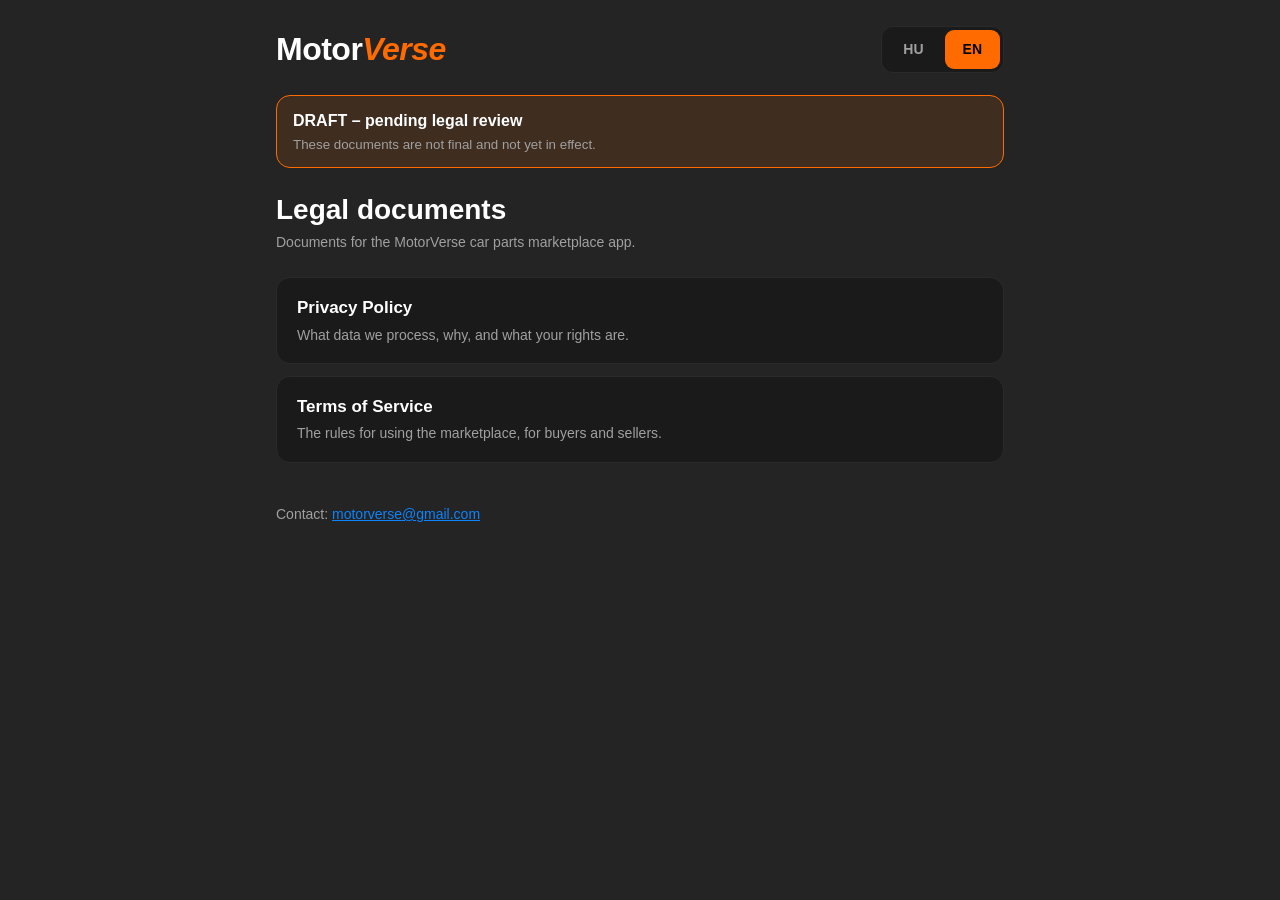
<file: index.html>
<!doctype html>
<html lang="hu">
<head>
  <meta charset="utf-8">
  <meta name="viewport" content="width=device-width, initial-scale=1">
  <meta name="robots" content="noindex">
  <title>MotorVerse – Jogi dokumentumok / Legal</title>
  <link rel="stylesheet" href="style.css">
</head>
<body>
<main>
  <header>
    <a class="wordmark" href="./">Motor<span>Verse</span></a>
    <div class="switch" role="group" aria-label="Nyelv / Language">
      <button type="button" data-lang="hu" aria-pressed="true">HU</button>
      <button type="button" data-lang="en" aria-pressed="false">EN</button>
    </div>
  </header>

  <div class="draft" data-lang-block="hu">TERVEZET – jogi átnézésre vár<small>Ezek a dokumentumok még nem véglegesek és nem hatályosak.</small></div>
  <div class="draft" data-lang-block="en" hidden>DRAFT – pending legal review<small>These documents are not final and not yet in effect.</small></div>

  <div data-lang-block="hu">
    <h1>Jogi dokumentumok</h1>
    <p class="updated">A MotorVerse autóalkatrész-piactér alkalmazás dokumentumai.</p>
    <div class="cards">
      <a class="card" href="privacy-hu.html"><strong>Adatvédelmi tájékoztató</strong><span>Milyen adatokat kezelünk, miért, és milyen jogaid vannak.</span></a>
      <a class="card" href="terms-hu.html"><strong>Általános Szerződési Feltételek (ÁSZF)</strong><span>A piactér használatának szabályai vevőknek és eladóknak.</span></a>
    </div>
  </div>

  <div data-lang-block="en" hidden>
    <h1>Legal documents</h1>
    <p class="updated">Documents for the MotorVerse car parts marketplace app.</p>
    <div class="cards">
      <a class="card" href="privacy-en.html"><strong>Privacy Policy</strong><span>What data we process, why, and what your rights are.</span></a>
      <a class="card" href="terms-en.html"><strong>Terms of Service</strong><span>The rules for using the marketplace, for buyers and sellers.</span></a>
    </div>
  </div>

  <footer>
    <span data-lang-block="hu">Kapcsolat: </span><span data-lang-block="en" hidden>Contact: </span><a href="mailto:motorverse@gmail.com">motorverse@gmail.com</a>
  </footer>
</main>
<script>
  // HU/EN switch: remembers the choice; the first visit follows the browser language.
  (function () {
    var buttons = document.querySelectorAll('.switch button');
    function show(lang) {
      document.documentElement.lang = lang;
      document.querySelectorAll('[data-lang-block]').forEach(function (el) {
        el.hidden = el.getAttribute('data-lang-block') !== lang;
      });
      buttons.forEach(function (b) {
        b.setAttribute('aria-pressed', String(b.getAttribute('data-lang') === lang));
      });
      document.title = lang === 'hu' ? 'MotorVerse – Jogi dokumentumok' : 'MotorVerse – Legal documents';
    }
    var saved = null;
    try { saved = localStorage.getItem('mv-legal-lang'); } catch (e) {}
    var fromUrl = new URLSearchParams(location.search).get('lang');
    var initial = fromUrl || saved || ((navigator.language || '').toLowerCase().indexOf('hu') === 0 ? 'hu' : 'en');
    show(initial === 'en' ? 'en' : 'hu');
    buttons.forEach(function (b) {
      b.addEventListener('click', function () {
        var lang = b.getAttribute('data-lang');
        show(lang);
        try { localStorage.setItem('mv-legal-lang', lang); } catch (e) {}
      });
    });
  })();
</script>
</body>
</html>
</file>
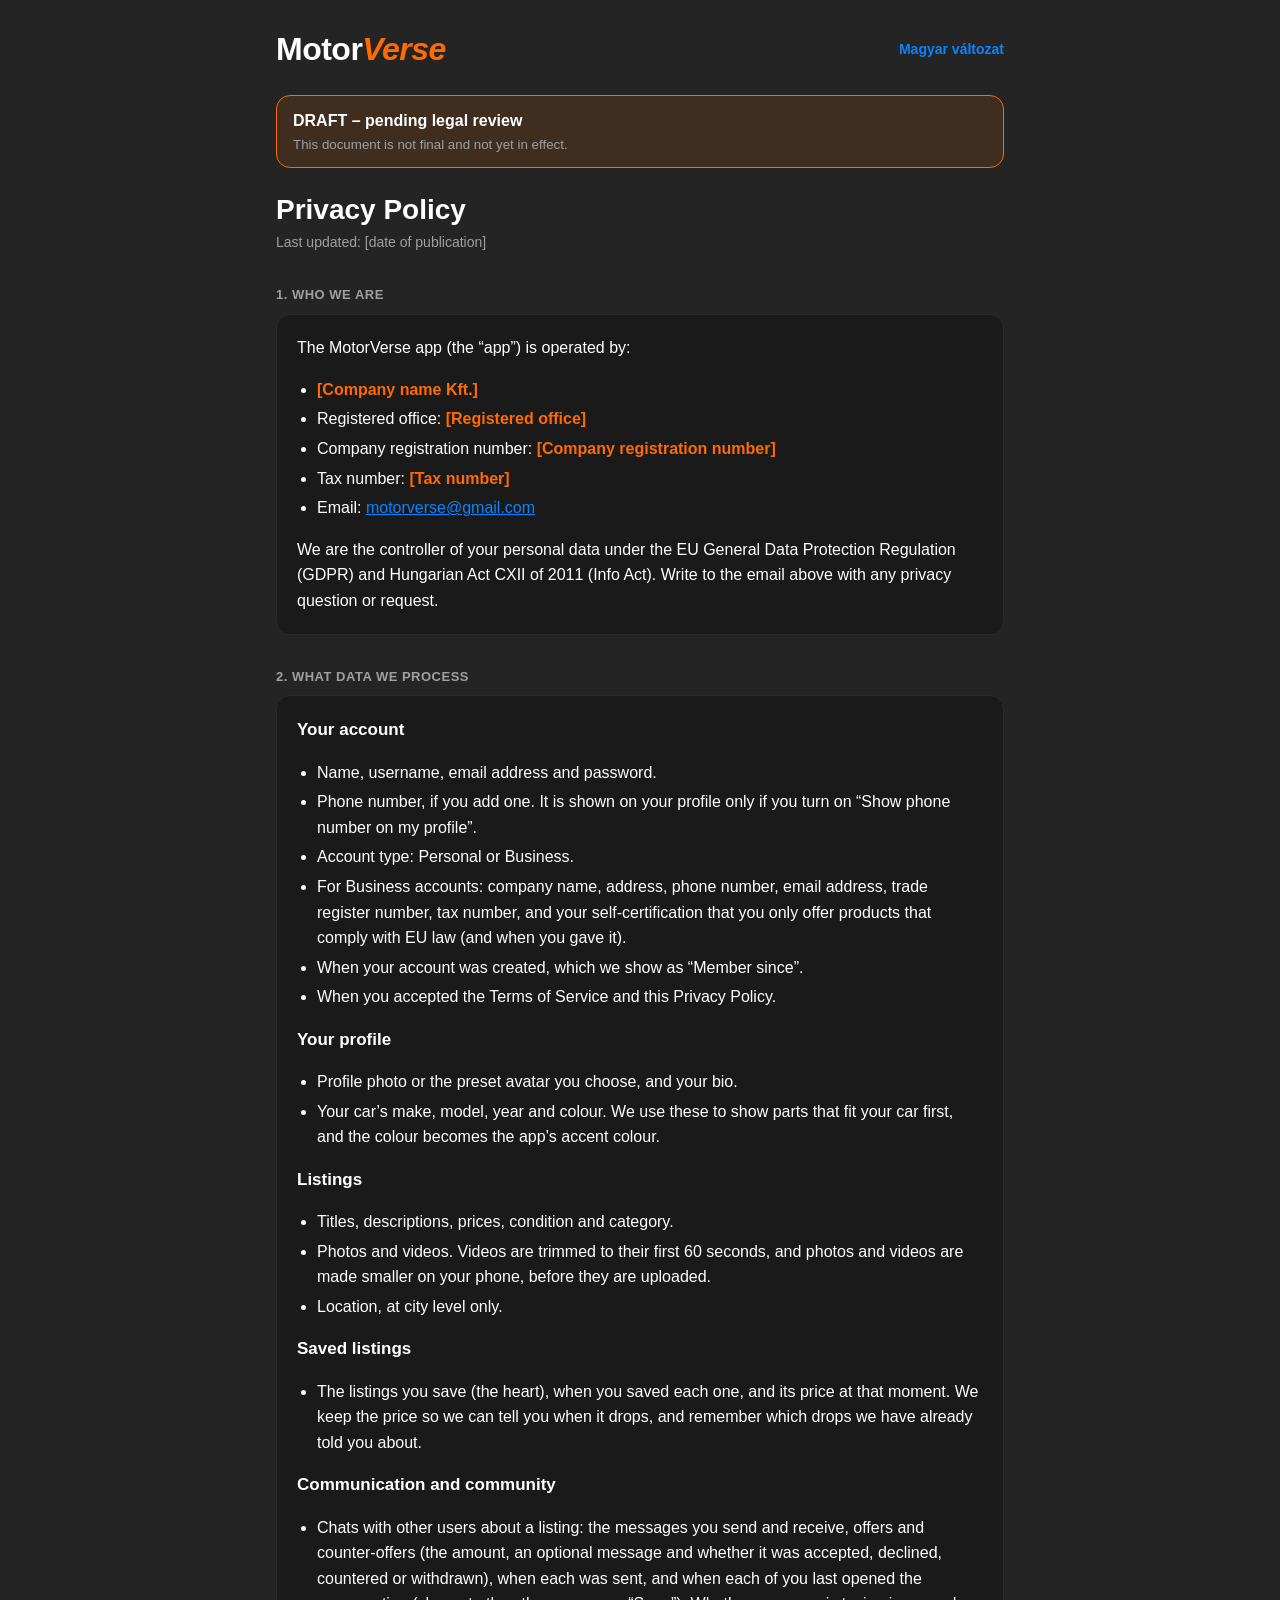
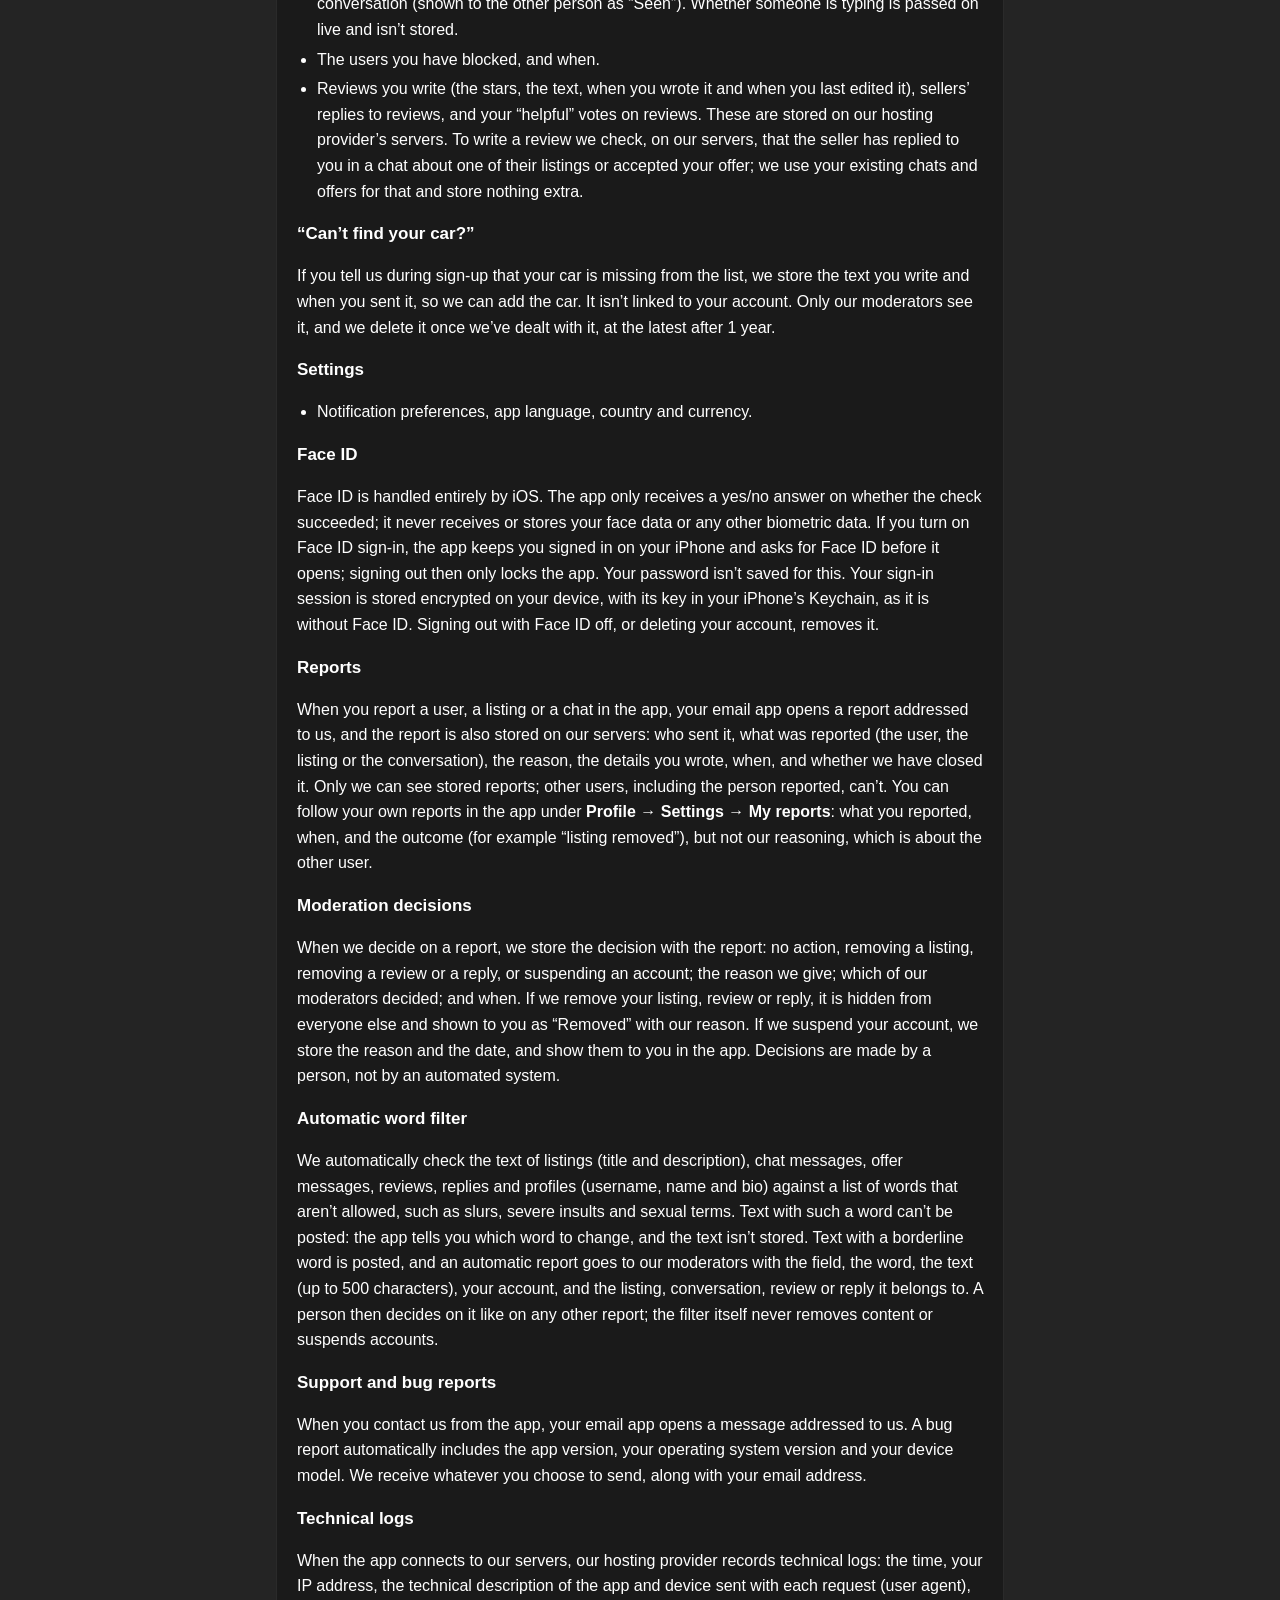
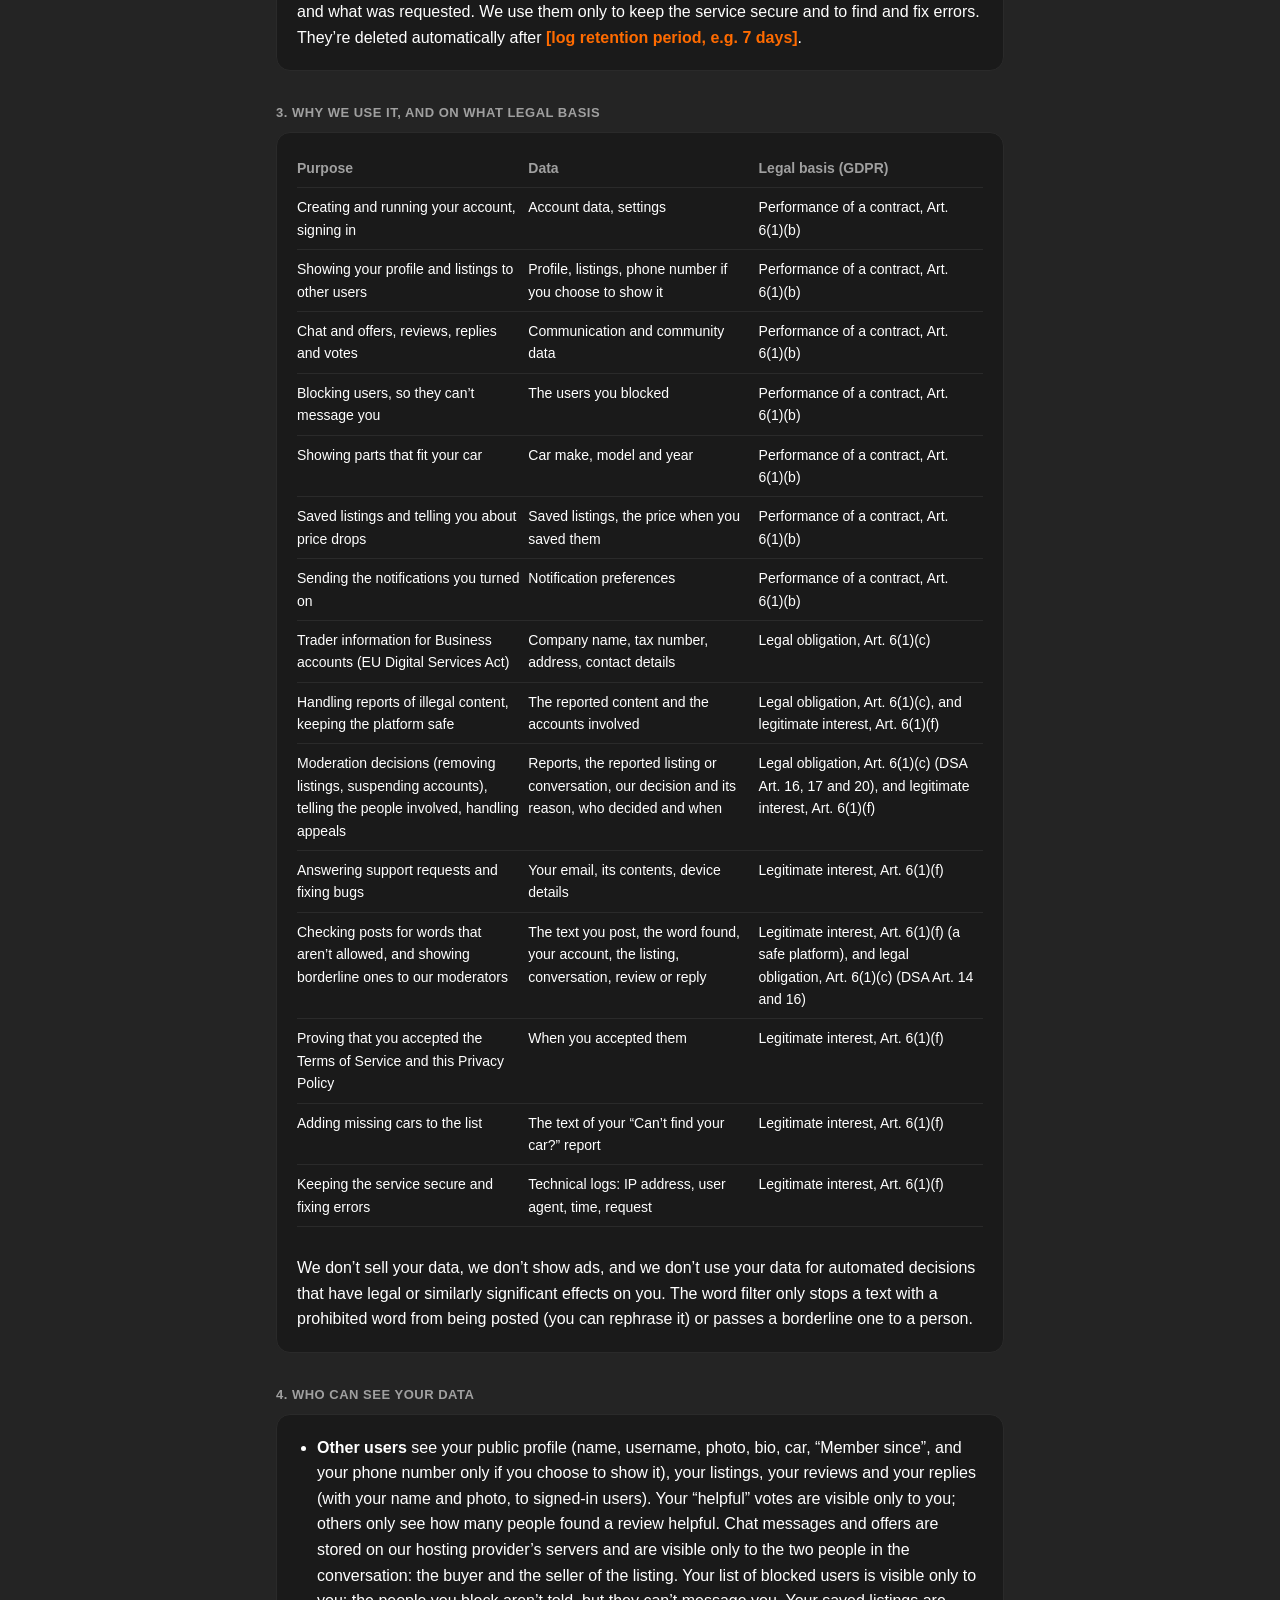
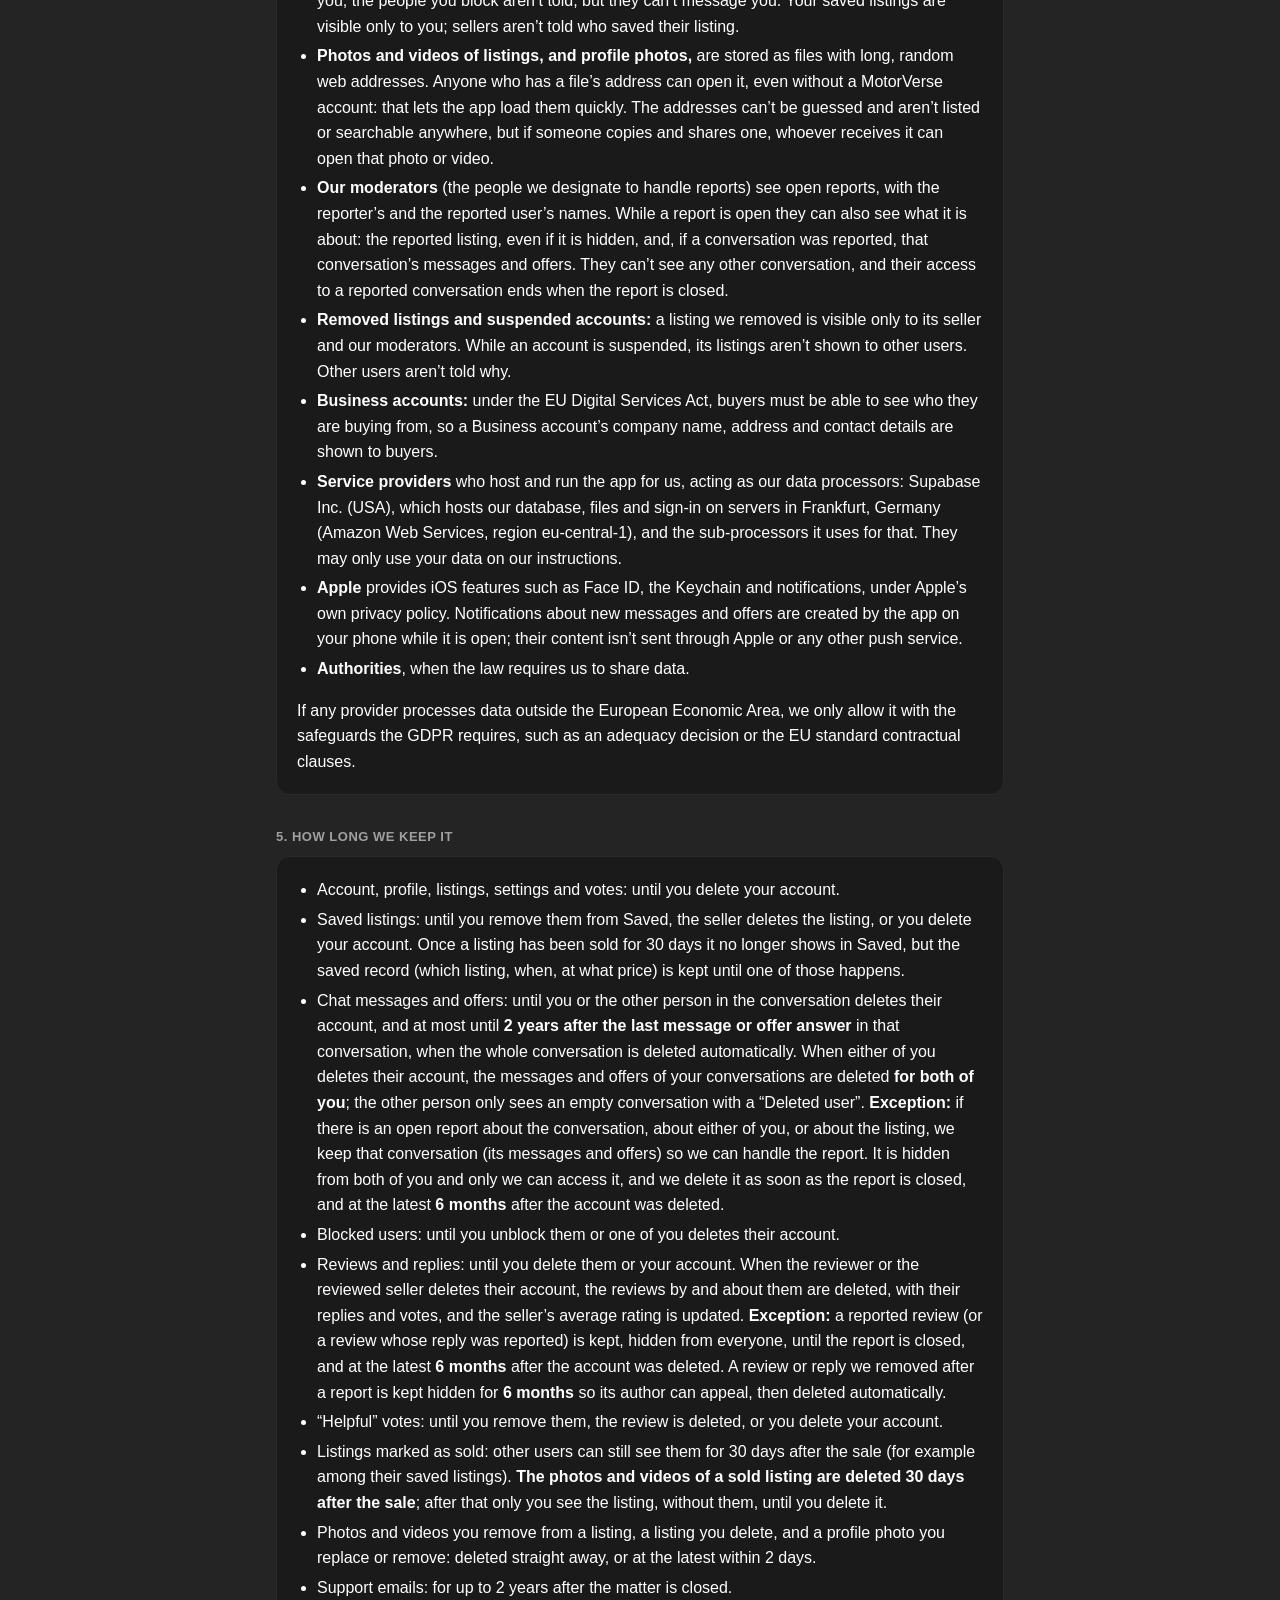
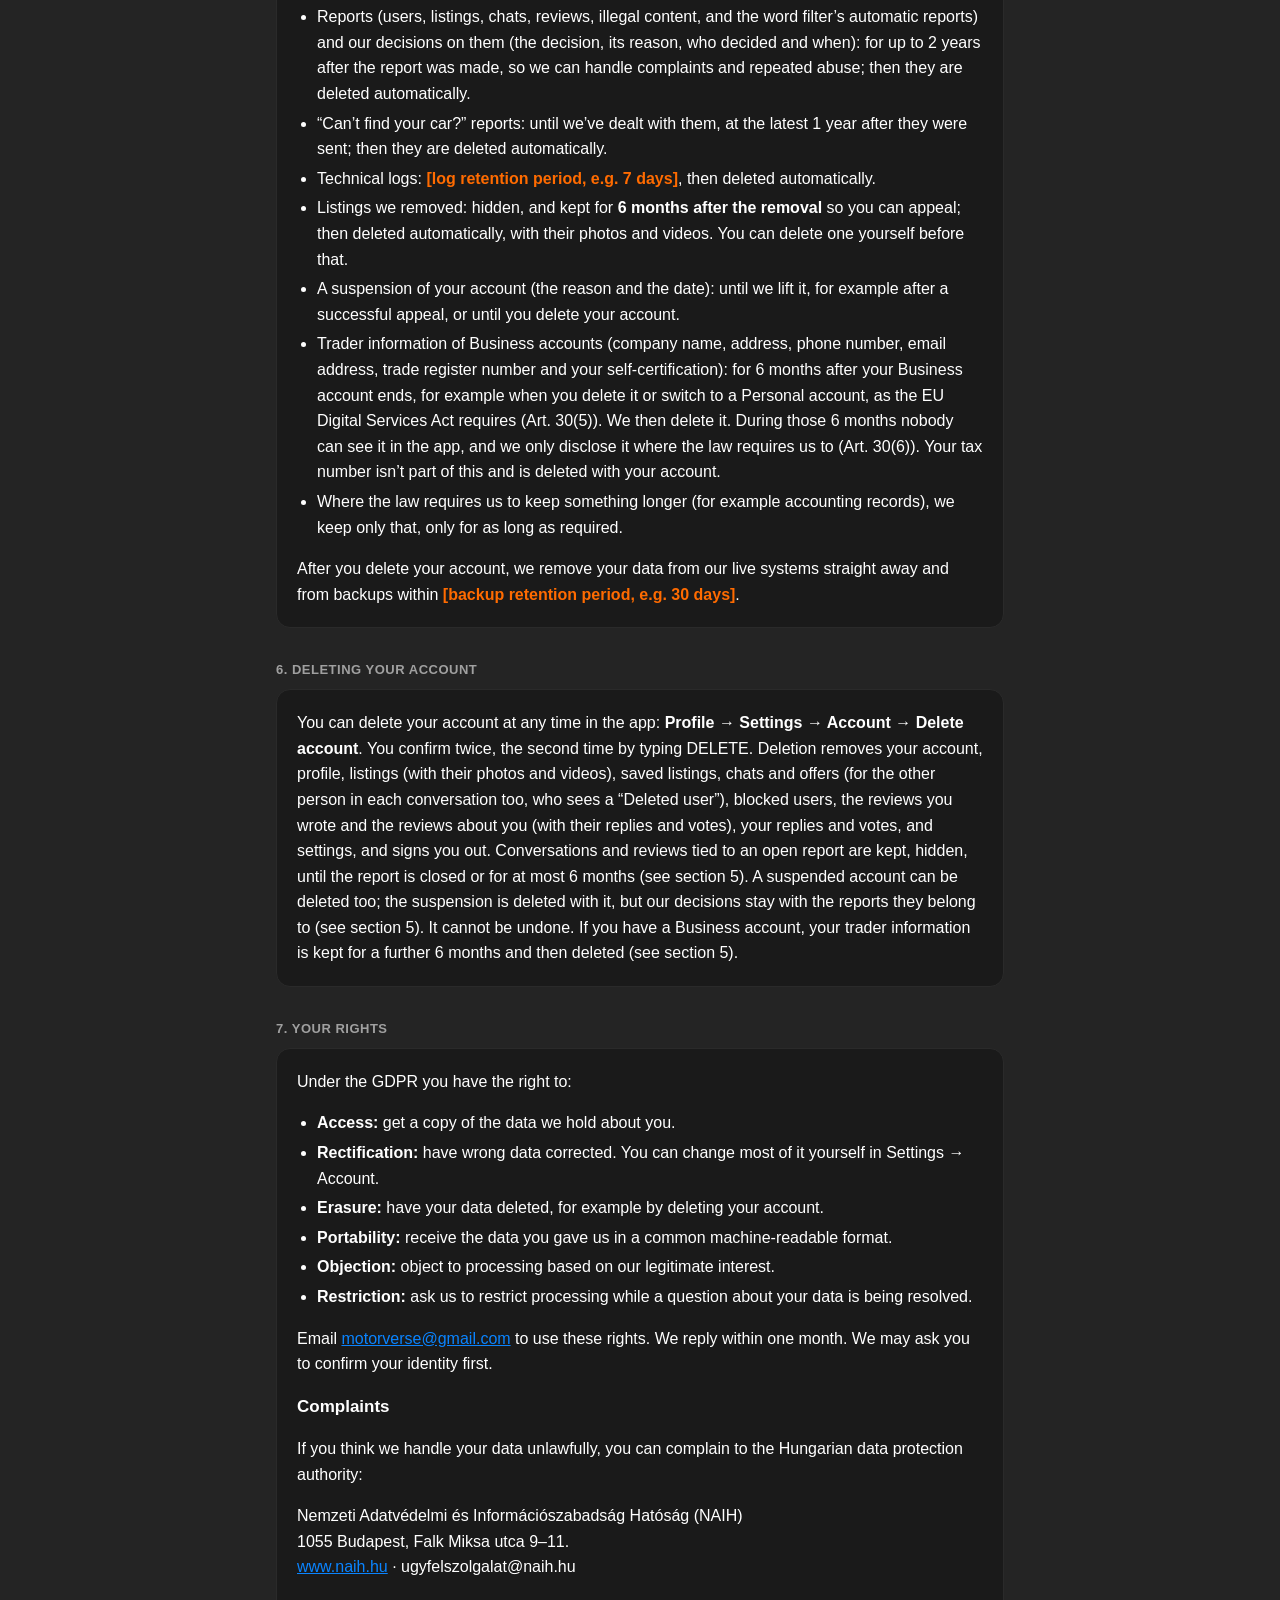
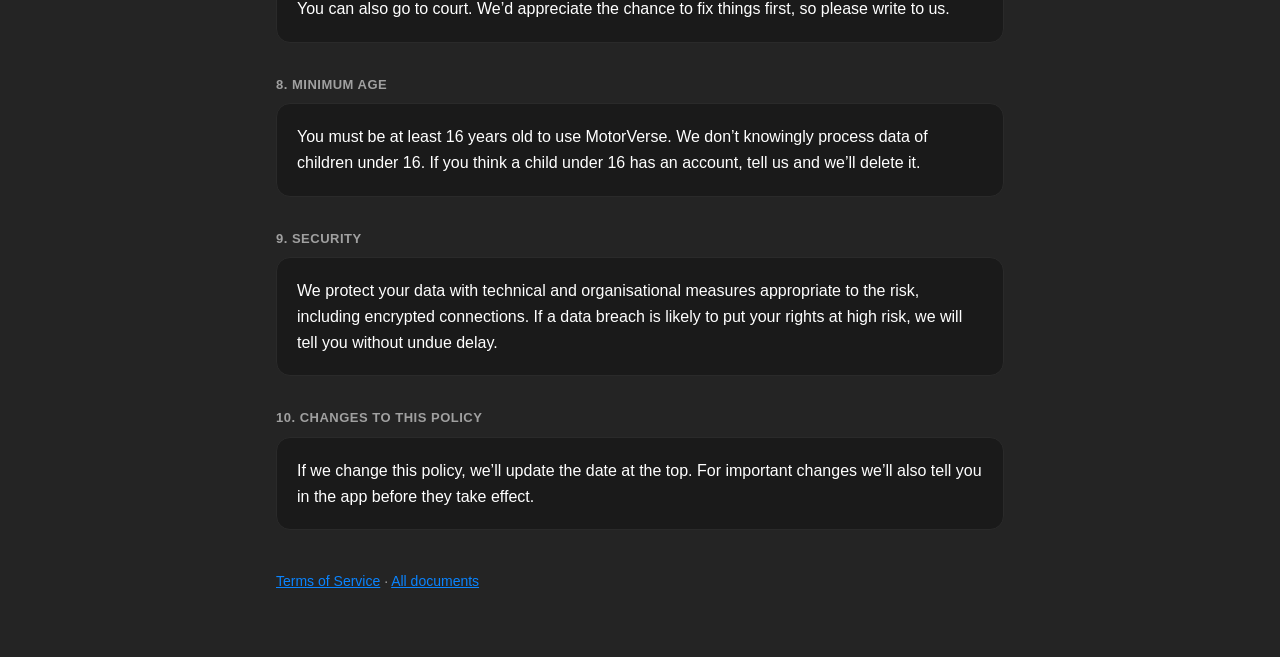
<file: privacy-en.html>
<!doctype html>
<html lang="en">
<head>
  <meta charset="utf-8">
  <meta name="viewport" content="width=device-width, initial-scale=1">
  <meta name="robots" content="noindex">
  <title>MotorVerse – Privacy Policy</title>
  <link rel="stylesheet" href="style.css">
</head>
<body>
<main>
  <header>
    <a class="wordmark" href="./?lang=en">Motor<span>Verse</span></a>
    <a class="lang" href="privacy-hu.html" hreflang="hu">Magyar változat</a>
  </header>

  <div class="draft">DRAFT – pending legal review<small>This document is not final and not yet in effect.</small></div>

  <h1>Privacy Policy</h1>
  <p class="updated">Last updated: [date of publication]</p>

  <h2>1. Who we are</h2>
  <section>
    <p>The MotorVerse app (the “app”) is operated by:</p>
    <ul>
      <li><span class="placeholder">[Company name Kft.]</span></li>
      <li>Registered office: <span class="placeholder">[Registered office]</span></li>
      <li>Company registration number: <span class="placeholder">[Company registration number]</span></li>
      <li>Tax number: <span class="placeholder">[Tax number]</span></li>
      <li>Email: <a href="mailto:motorverse@gmail.com">motorverse@gmail.com</a></li>
    </ul>
    <p>We are the controller of your personal data under the EU General Data Protection Regulation (GDPR) and Hungarian Act CXII of 2011 (Info Act). Write to the email above with any privacy question or request.</p>
  </section>

  <h2>2. What data we process</h2>
  <section>
    <h3>Your account</h3>
    <ul>
      <li>Name, username, email address and password.</li>
      <li>Phone number, if you add one. It is shown on your profile only if you turn on “Show phone number on my profile”.</li>
      <li>Account type: Personal or Business.</li>
      <li>For Business accounts: company name, address, phone number, email address, trade register number, tax number, and your self-certification that you only offer products that comply with EU law (and when you gave it).</li>
      <li>When your account was created, which we show as “Member since”.</li>
      <li>When you accepted the Terms of Service and this Privacy Policy.</li>
    </ul>

    <h3>Your profile</h3>
    <ul>
      <li>Profile photo or the preset avatar you choose, and your bio.</li>
      <li>Your car’s make, model, year and colour. We use these to show parts that fit your car first, and the colour becomes the app’s accent colour.</li>
    </ul>

    <h3>Listings</h3>
    <ul>
      <li>Titles, descriptions, prices, condition and category.</li>
      <li>Photos and videos. Videos are trimmed to their first 60 seconds, and photos and videos are made smaller on your phone, before they are uploaded.</li>
      <li>Location, at city level only.</li>
    </ul>
    <h3>Saved listings</h3>
    <ul>
      <li>The listings you save (the heart), when you saved each one, and its price at that moment. We keep the price so we can tell you when it drops, and remember which drops we have already told you about.</li>
    </ul>

    <h3>Communication and community</h3>
    <ul>
      <li>Chats with other users about a listing: the messages you send and receive, offers and counter-offers (the amount, an optional message and whether it was accepted, declined, countered or withdrawn), when each was sent, and when each of you last opened the conversation (shown to the other person as “Seen”). Whether someone is typing is passed on live and isn’t stored.</li>
      <li>The users you have blocked, and when.</li>
      <li>Reviews you write (the stars, the text, when you wrote it and when you last edited it), sellers’ replies to reviews, and your “helpful” votes on reviews. These are stored on our hosting provider’s servers. To write a review we check, on our servers, that the seller has replied to you in a chat about one of their listings or accepted your offer; we use your existing chats and offers for that and store nothing extra.</li>
    </ul>

    <h3>“Can’t find your car?”</h3>
    <p>If you tell us during sign-up that your car is missing from the list, we store the text you write and when you sent it, so we can add the car. It isn’t linked to your account. Only our moderators see it, and we delete it once we’ve dealt with it, at the latest after 1 year.</p>

    <h3>Settings</h3>
    <ul>
      <li>Notification preferences, app language, country and currency.</li>
    </ul>

    <h3>Face ID</h3>
    <p>Face ID is handled entirely by iOS. The app only receives a yes/no answer on whether the check succeeded; it never receives or stores your face data or any other biometric data. If you turn on Face ID sign-in, the app keeps you signed in on your iPhone and asks for Face ID before it opens; signing out then only locks the app. Your password isn’t saved for this. Your sign-in session is stored encrypted on your device, with its key in your iPhone’s Keychain, as it is without Face ID. Signing out with Face ID off, or deleting your account, removes it.</p>

    <h3>Reports</h3>
    <p>When you report a user, a listing or a chat in the app, your email app opens a report addressed to us, and the report is also stored on our servers: who sent it, what was reported (the user, the listing or the conversation), the reason, the details you wrote, when, and whether we have closed it. Only we can see stored reports; other users, including the person reported, can’t. You can follow your own reports in the app under <strong>Profile → Settings → My reports</strong>: what you reported, when, and the outcome (for example “listing removed”), but not our reasoning, which is about the other user.</p>

    <h3>Moderation decisions</h3>
    <p>When we decide on a report, we store the decision with the report: no action, removing a listing, removing a review or a reply, or suspending an account; the reason we give; which of our moderators decided; and when. If we remove your listing, review or reply, it is hidden from everyone else and shown to you as “Removed” with our reason. If we suspend your account, we store the reason and the date, and show them to you in the app. Decisions are made by a person, not by an automated system.</p>

    <h3>Automatic word filter</h3>
    <p>We automatically check the text of listings (title and description), chat messages, offer messages, reviews, replies and profiles (username, name and bio) against a list of words that aren’t allowed, such as slurs, severe insults and sexual terms. Text with such a word can’t be posted: the app tells you which word to change, and the text isn’t stored. Text with a borderline word is posted, and an automatic report goes to our moderators with the field, the word, the text (up to 500 characters), your account, and the listing, conversation, review or reply it belongs to. A person then decides on it like on any other report; the filter itself never removes content or suspends accounts.</p>

    <h3>Support and bug reports</h3>
    <p>When you contact us from the app, your email app opens a message addressed to us. A bug report automatically includes the app version, your operating system version and your device model. We receive whatever you choose to send, along with your email address.</p>

    <h3>Technical logs</h3>
    <p>When the app connects to our servers, our hosting provider records technical logs: the time, your IP address, the technical description of the app and device sent with each request (user agent), and what was requested. We use them only to keep the service secure and to find and fix errors. They’re deleted automatically after <span class="placeholder">[log retention period, e.g. 7 days]</span>.</p>
  </section>

  <h2>3. Why we use it, and on what legal basis</h2>
  <section>
    <div class="table-wrap">
      <table>
        <thead><tr><th>Purpose</th><th>Data</th><th>Legal basis (GDPR)</th></tr></thead>
        <tbody>
          <tr><td>Creating and running your account, signing in</td><td>Account data, settings</td><td>Performance of a contract, Art. 6(1)(b)</td></tr>
          <tr><td>Showing your profile and listings to other users</td><td>Profile, listings, phone number if you choose to show it</td><td>Performance of a contract, Art. 6(1)(b)</td></tr>
          <tr><td>Chat and offers, reviews, replies and votes</td><td>Communication and community data</td><td>Performance of a contract, Art. 6(1)(b)</td></tr>
          <tr><td>Blocking users, so they can’t message you</td><td>The users you blocked</td><td>Performance of a contract, Art. 6(1)(b)</td></tr>
          <tr><td>Showing parts that fit your car</td><td>Car make, model and year</td><td>Performance of a contract, Art. 6(1)(b)</td></tr>
          <tr><td>Saved listings and telling you about price drops</td><td>Saved listings, the price when you saved them</td><td>Performance of a contract, Art. 6(1)(b)</td></tr>
          <tr><td>Sending the notifications you turned on</td><td>Notification preferences</td><td>Performance of a contract, Art. 6(1)(b)</td></tr>
          <tr><td>Trader information for Business accounts (EU Digital Services Act)</td><td>Company name, tax number, address, contact details</td><td>Legal obligation, Art. 6(1)(c)</td></tr>
          <tr><td>Handling reports of illegal content, keeping the platform safe</td><td>The reported content and the accounts involved</td><td>Legal obligation, Art. 6(1)(c), and legitimate interest, Art. 6(1)(f)</td></tr>
          <tr><td>Moderation decisions (removing listings, suspending accounts), telling the people involved, handling appeals</td><td>Reports, the reported listing or conversation, our decision and its reason, who decided and when</td><td>Legal obligation, Art. 6(1)(c) (DSA Art. 16, 17 and 20), and legitimate interest, Art. 6(1)(f)</td></tr>
          <tr><td>Answering support requests and fixing bugs</td><td>Your email, its contents, device details</td><td>Legitimate interest, Art. 6(1)(f)</td></tr>
          <tr><td>Checking posts for words that aren’t allowed, and showing borderline ones to our moderators</td><td>The text you post, the word found, your account, the listing, conversation, review or reply</td><td>Legitimate interest, Art. 6(1)(f) (a safe platform), and legal obligation, Art. 6(1)(c) (DSA Art. 14 and 16)</td></tr>
          <tr><td>Proving that you accepted the Terms of Service and this Privacy Policy</td><td>When you accepted them</td><td>Legitimate interest, Art. 6(1)(f)</td></tr>
          <tr><td>Adding missing cars to the list</td><td>The text of your “Can’t find your car?” report</td><td>Legitimate interest, Art. 6(1)(f)</td></tr>
          <tr><td>Keeping the service secure and fixing errors</td><td>Technical logs: IP address, user agent, time, request</td><td>Legitimate interest, Art. 6(1)(f)</td></tr>
        </tbody>
      </table>
    </div>
    <p>We don’t sell your data, we don’t show ads, and we don’t use your data for automated decisions that have legal or similarly significant effects on you. The word filter only stops a text with a prohibited word from being posted (you can rephrase it) or passes a borderline one to a person.</p>
  </section>

  <h2>4. Who can see your data</h2>
  <section>
    <ul>
      <li><strong>Other users</strong> see your public profile (name, username, photo, bio, car, “Member since”, and your phone number only if you choose to show it), your listings, your reviews and your replies (with your name and photo, to signed-in users). Your “helpful” votes are visible only to you; others only see how many people found a review helpful. Chat messages and offers are stored on our hosting provider’s servers and are visible only to the two people in the conversation: the buyer and the seller of the listing. Your list of blocked users is visible only to you; the people you block aren’t told, but they can’t message you. Your saved listings are visible only to you; sellers aren’t told who saved their listing.</li>
      <li><strong>Photos and videos of listings, and profile photos,</strong> are stored as files with long, random web addresses. Anyone who has a file’s address can open it, even without a MotorVerse account: that lets the app load them quickly. The addresses can’t be guessed and aren’t listed or searchable anywhere, but if someone copies and shares one, whoever receives it can open that photo or video.</li>
      <li><strong>Our moderators</strong> (the people we designate to handle reports) see open reports, with the reporter’s and the reported user’s names. While a report is open they can also see what it is about: the reported listing, even if it is hidden, and, if a conversation was reported, that conversation’s messages and offers. They can’t see any other conversation, and their access to a reported conversation ends when the report is closed.</li>
      <li><strong>Removed listings and suspended accounts:</strong> a listing we removed is visible only to its seller and our moderators. While an account is suspended, its listings aren’t shown to other users. Other users aren’t told why.</li>
      <li><strong>Business accounts:</strong> under the EU Digital Services Act, buyers must be able to see who they are buying from, so a Business account’s company name, address and contact details are shown to buyers.</li>
      <li><strong>Service providers</strong> who host and run the app for us, acting as our data processors: Supabase Inc. (USA), which hosts our database, files and sign-in on servers in Frankfurt, Germany (Amazon Web Services, region eu-central-1), and the sub-processors it uses for that. They may only use your data on our instructions.</li>
      <li><strong>Apple</strong> provides iOS features such as Face ID, the Keychain and notifications, under Apple’s own privacy policy. Notifications about new messages and offers are created by the app on your phone while it is open; their content isn’t sent through Apple or any other push service.</li>
      <li><strong>Authorities</strong>, when the law requires us to share data.</li>
    </ul>
    <p>If any provider processes data outside the European Economic Area, we only allow it with the safeguards the GDPR requires, such as an adequacy decision or the EU standard contractual clauses.</p>
  </section>

  <h2>5. How long we keep it</h2>
  <section>
    <ul>
      <li>Account, profile, listings, settings and votes: until you delete your account.</li>
      <li>Saved listings: until you remove them from Saved, the seller deletes the listing, or you delete your account. Once a listing has been sold for 30 days it no longer shows in Saved, but the saved record (which listing, when, at what price) is kept until one of those happens.</li>
      <li>Chat messages and offers: until you or the other person in the conversation deletes their account, and at most until <strong>2 years after the last message or offer answer</strong> in that conversation, when the whole conversation is deleted automatically. When either of you deletes their account, the messages and offers of your conversations are deleted <strong>for both of you</strong>; the other person only sees an empty conversation with a “Deleted user”. <strong>Exception:</strong> if there is an open report about the conversation, about either of you, or about the listing, we keep that conversation (its messages and offers) so we can handle the report. It is hidden from both of you and only we can access it, and we delete it as soon as the report is closed, and at the latest <strong>6 months</strong> after the account was deleted.</li>
      <li>Blocked users: until you unblock them or one of you deletes their account.</li>
      <li>Reviews and replies: until you delete them or your account. When the reviewer or the reviewed seller deletes their account, the reviews by and about them are deleted, with their replies and votes, and the seller’s average rating is updated. <strong>Exception:</strong> a reported review (or a review whose reply was reported) is kept, hidden from everyone, until the report is closed, and at the latest <strong>6 months</strong> after the account was deleted. A review or reply we removed after a report is kept hidden for <strong>6 months</strong> so its author can appeal, then deleted automatically.</li>
      <li>“Helpful” votes: until you remove them, the review is deleted, or you delete your account.</li>
      <li>Listings marked as sold: other users can still see them for 30 days after the sale (for example among their saved listings). <strong>The photos and videos of a sold listing are deleted 30 days after the sale</strong>; after that only you see the listing, without them, until you delete it.</li>
      <li>Photos and videos you remove from a listing, a listing you delete, and a profile photo you replace or remove: deleted straight away, or at the latest within 2 days.</li>
      <li>Support emails: for up to 2 years after the matter is closed.</li>
      <li>Reports (users, listings, chats, reviews, illegal content, and the word filter’s automatic reports) and our decisions on them (the decision, its reason, who decided and when): for up to 2 years after the report was made, so we can handle complaints and repeated abuse; then they are deleted automatically.</li>
      <li>“Can’t find your car?” reports: until we’ve dealt with them, at the latest 1 year after they were sent; then they are deleted automatically.</li>
      <li>Technical logs: <span class="placeholder">[log retention period, e.g. 7 days]</span>, then deleted automatically.</li>
      <li>Listings we removed: hidden, and kept for <strong>6 months after the removal</strong> so you can appeal; then deleted automatically, with their photos and videos. You can delete one yourself before that.</li>
      <li>A suspension of your account (the reason and the date): until we lift it, for example after a successful appeal, or until you delete your account.</li>
      <li>Trader information of Business accounts (company name, address, phone number, email address, trade register number and your self-certification): for 6 months after your Business account ends, for example when you delete it or switch to a Personal account, as the EU Digital Services Act requires (Art. 30(5)). We then delete it. During those 6 months nobody can see it in the app, and we only disclose it where the law requires us to (Art. 30(6)). Your tax number isn’t part of this and is deleted with your account.</li>
      <li>Where the law requires us to keep something longer (for example accounting records), we keep only that, only for as long as required.</li>
    </ul>
    <p>After you delete your account, we remove your data from our live systems straight away and from backups within <span class="placeholder">[backup retention period, e.g. 30 days]</span>.</p>
  </section>

  <h2>6. Deleting your account</h2>
  <section>
    <p>You can delete your account at any time in the app: <strong>Profile → Settings → Account → Delete account</strong>. You confirm twice, the second time by typing DELETE. Deletion removes your account, profile, listings (with their photos and videos), saved listings, chats and offers (for the other person in each conversation too, who sees a “Deleted user”), blocked users, the reviews you wrote and the reviews about you (with their replies and votes), your replies and votes, and settings, and signs you out. Conversations and reviews tied to an open report are kept, hidden, until the report is closed or for at most 6 months (see section 5). A suspended account can be deleted too; the suspension is deleted with it, but our decisions stay with the reports they belong to (see section 5). It cannot be undone. If you have a Business account, your trader information is kept for a further 6 months and then deleted (see section 5).</p>
  </section>

  <h2>7. Your rights</h2>
  <section>
    <p>Under the GDPR you have the right to:</p>
    <ul>
      <li><strong>Access:</strong> get a copy of the data we hold about you.</li>
      <li><strong>Rectification:</strong> have wrong data corrected. You can change most of it yourself in Settings → Account.</li>
      <li><strong>Erasure:</strong> have your data deleted, for example by deleting your account.</li>
      <li><strong>Portability:</strong> receive the data you gave us in a common machine-readable format.</li>
      <li><strong>Objection:</strong> object to processing based on our legitimate interest.</li>
      <li><strong>Restriction:</strong> ask us to restrict processing while a question about your data is being resolved.</li>
    </ul>
    <p>Email <a href="mailto:motorverse@gmail.com">motorverse@gmail.com</a> to use these rights. We reply within one month. We may ask you to confirm your identity first.</p>
    <h3>Complaints</h3>
    <p>If you think we handle your data unlawfully, you can complain to the Hungarian data protection authority:</p>
    <p>Nemzeti Adatvédelmi és Információszabadság Hatóság (NAIH)<br>1055 Budapest, Falk Miksa utca 9–11.<br><a href="https://www.naih.hu">www.naih.hu</a> · ugyfelszolgalat@naih.hu</p>
    <p>You can also go to court. We’d appreciate the chance to fix things first, so please write to us.</p>
  </section>

  <h2>8. Minimum age</h2>
  <section>
    <p>You must be at least 16 years old to use MotorVerse. We don’t knowingly process data of children under 16. If you think a child under 16 has an account, tell us and we’ll delete it.</p>
  </section>

  <h2>9. Security</h2>
  <section>
    <p>We protect your data with technical and organisational measures appropriate to the risk, including encrypted connections. If a data breach is likely to put your rights at high risk, we will tell you without undue delay.</p>
  </section>

  <h2>10. Changes to this policy</h2>
  <section>
    <p>If we change this policy, we’ll update the date at the top. For important changes we’ll also tell you in the app before they take effect.</p>
  </section>

  <footer>
    <a href="terms-en.html">Terms of Service</a> · <a href="./?lang=en">All documents</a>
  </footer>
</main>
</body>
</html>
</file>
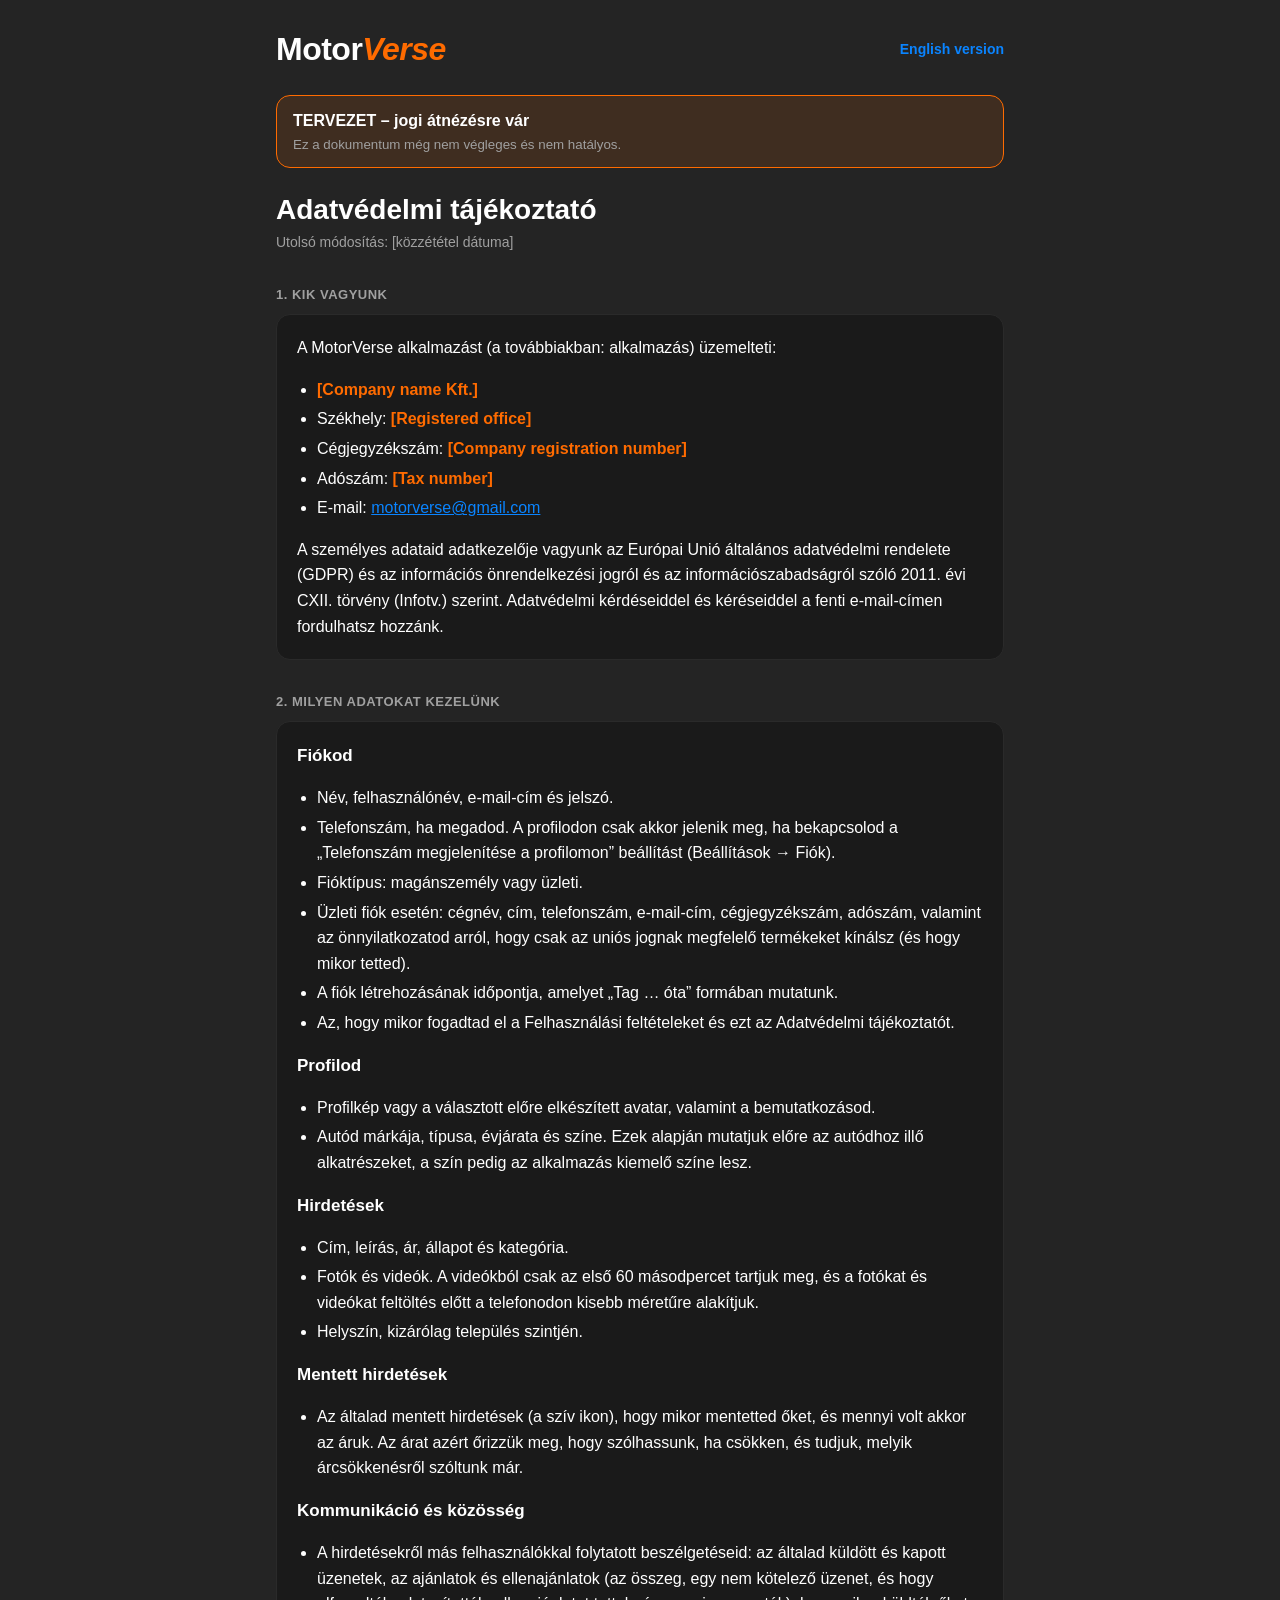
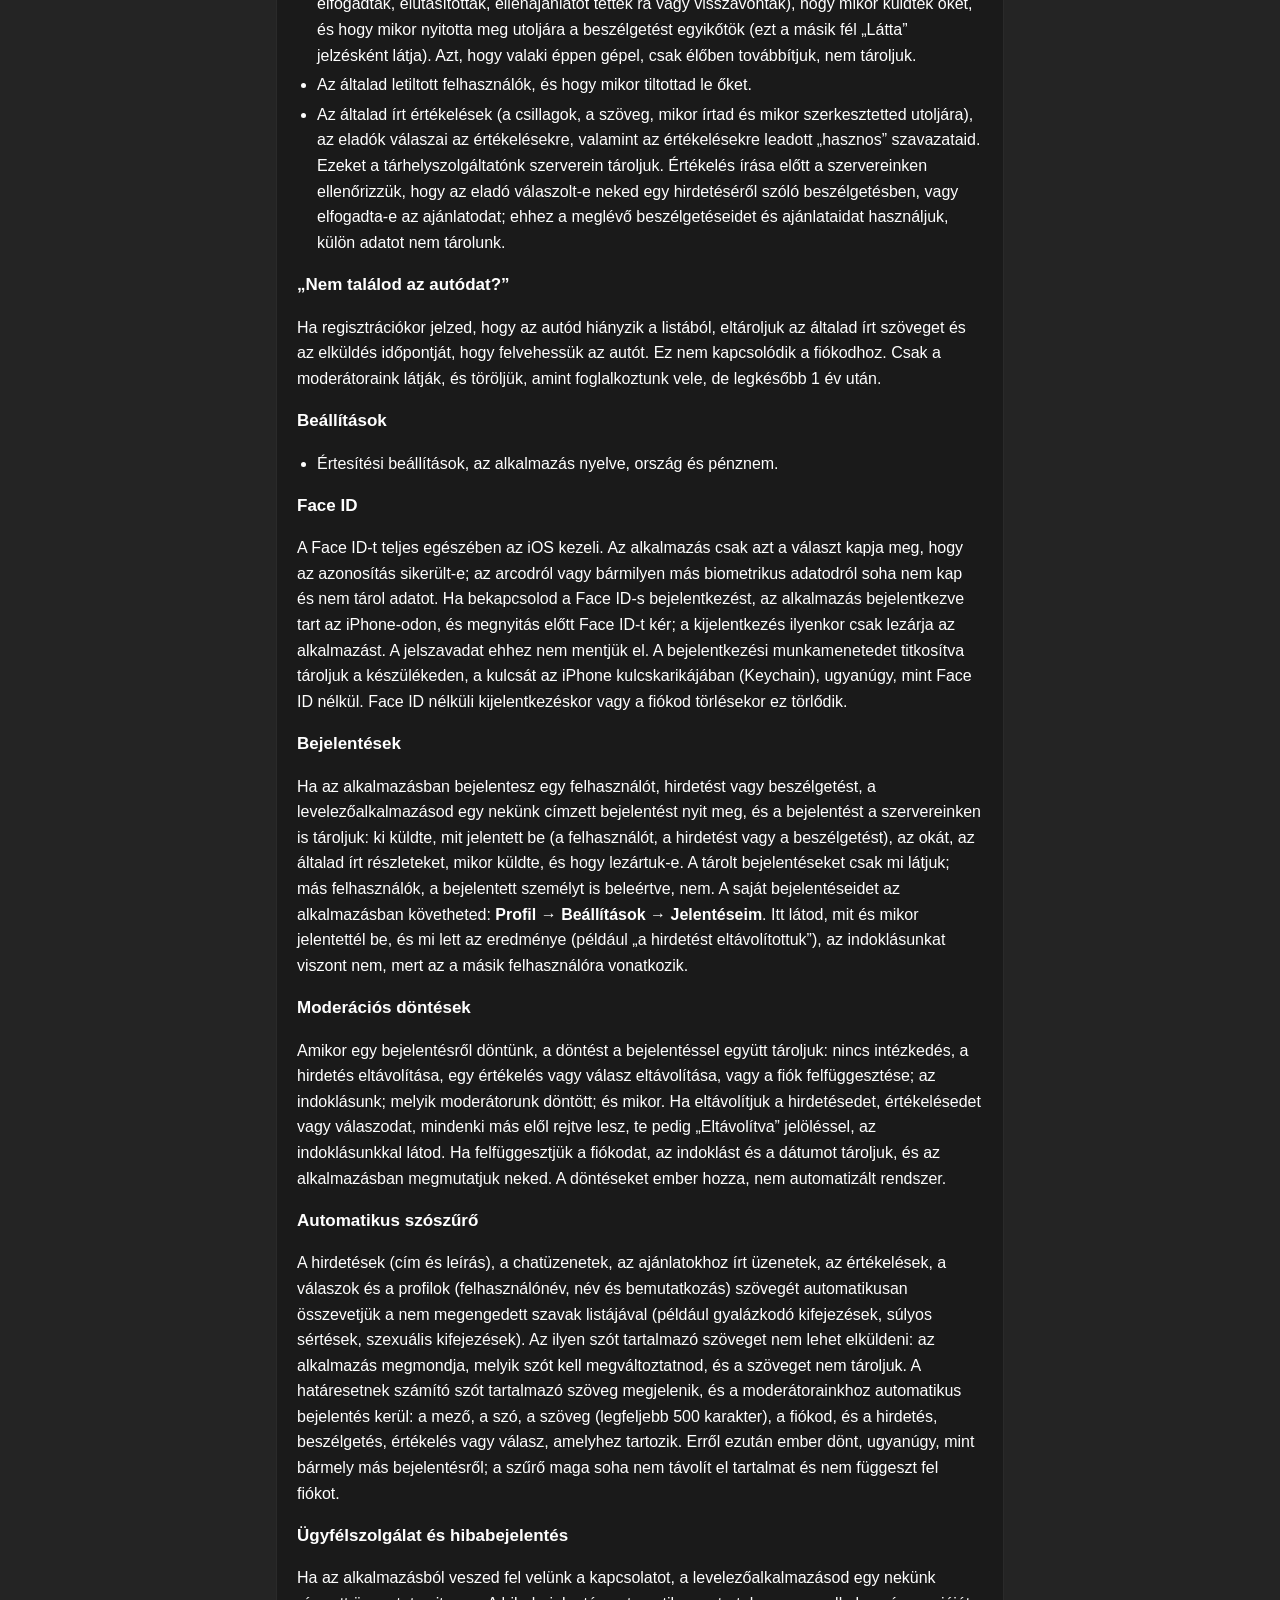
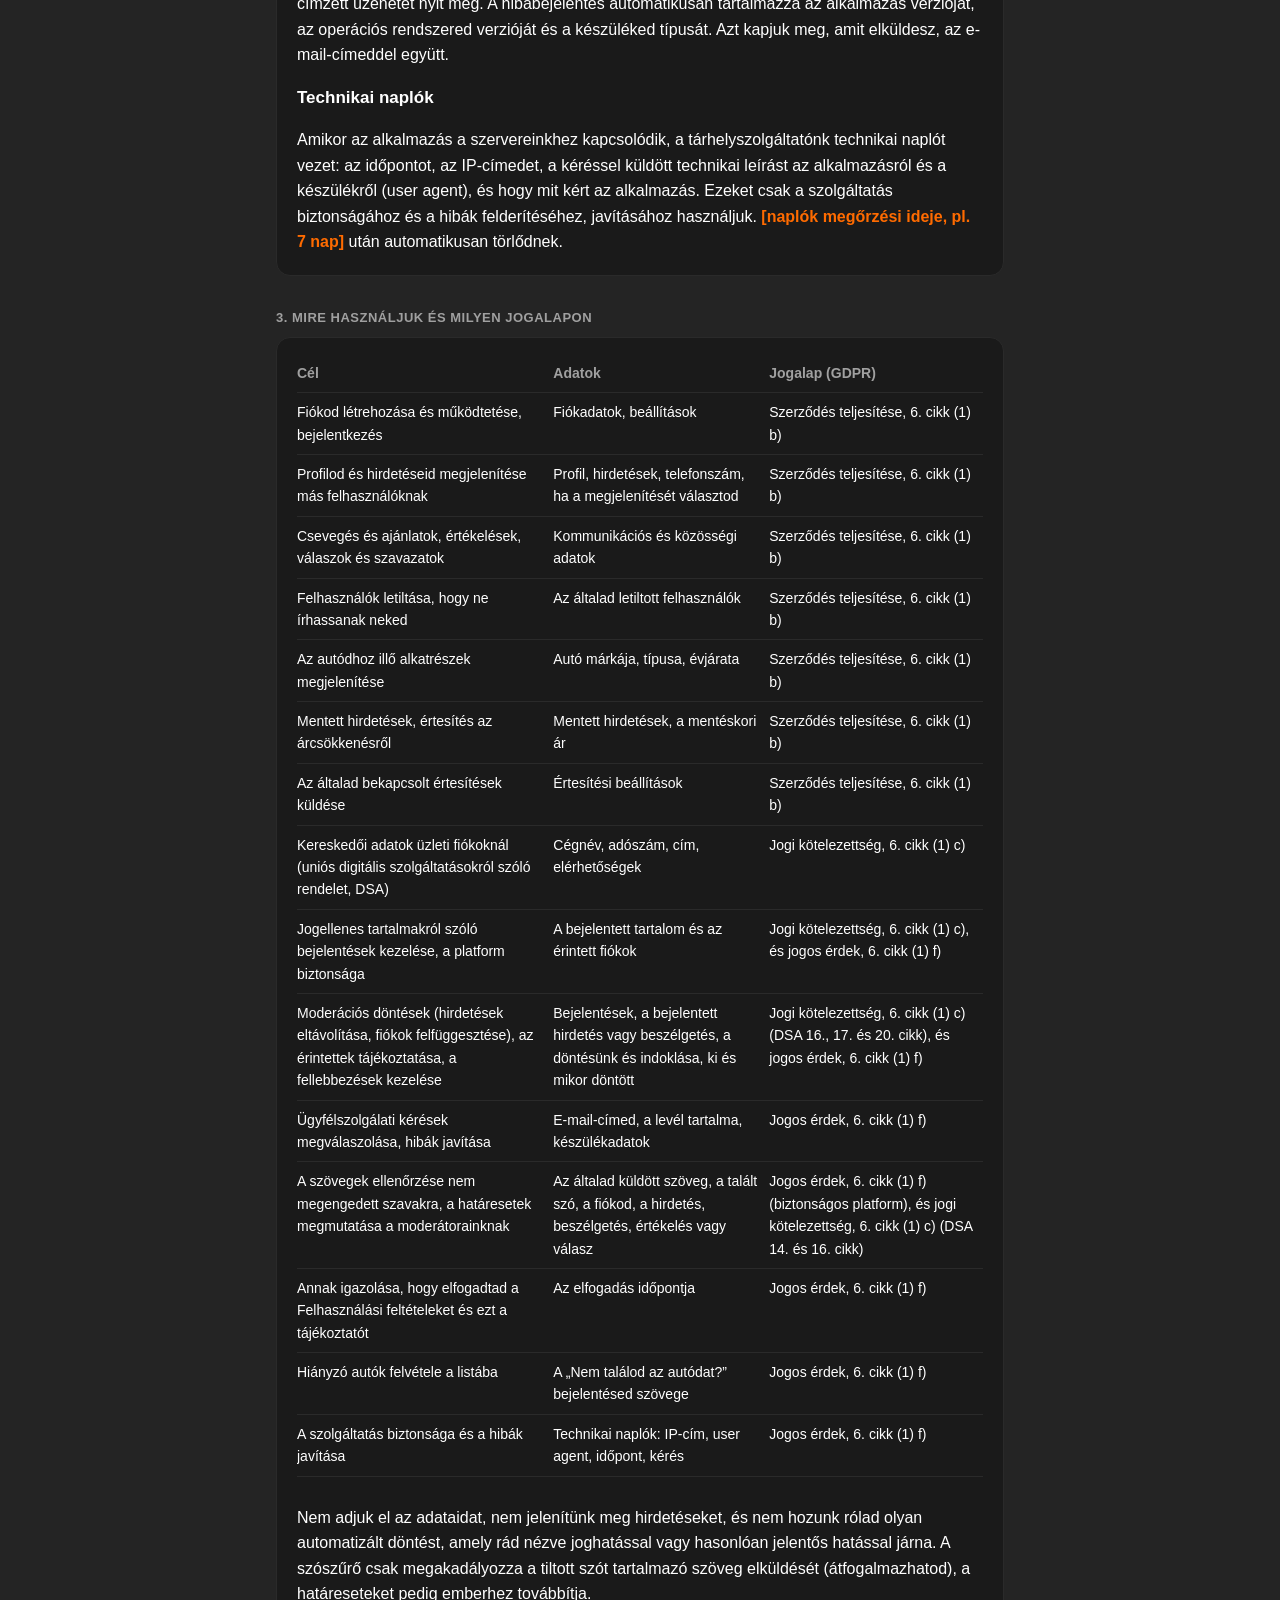
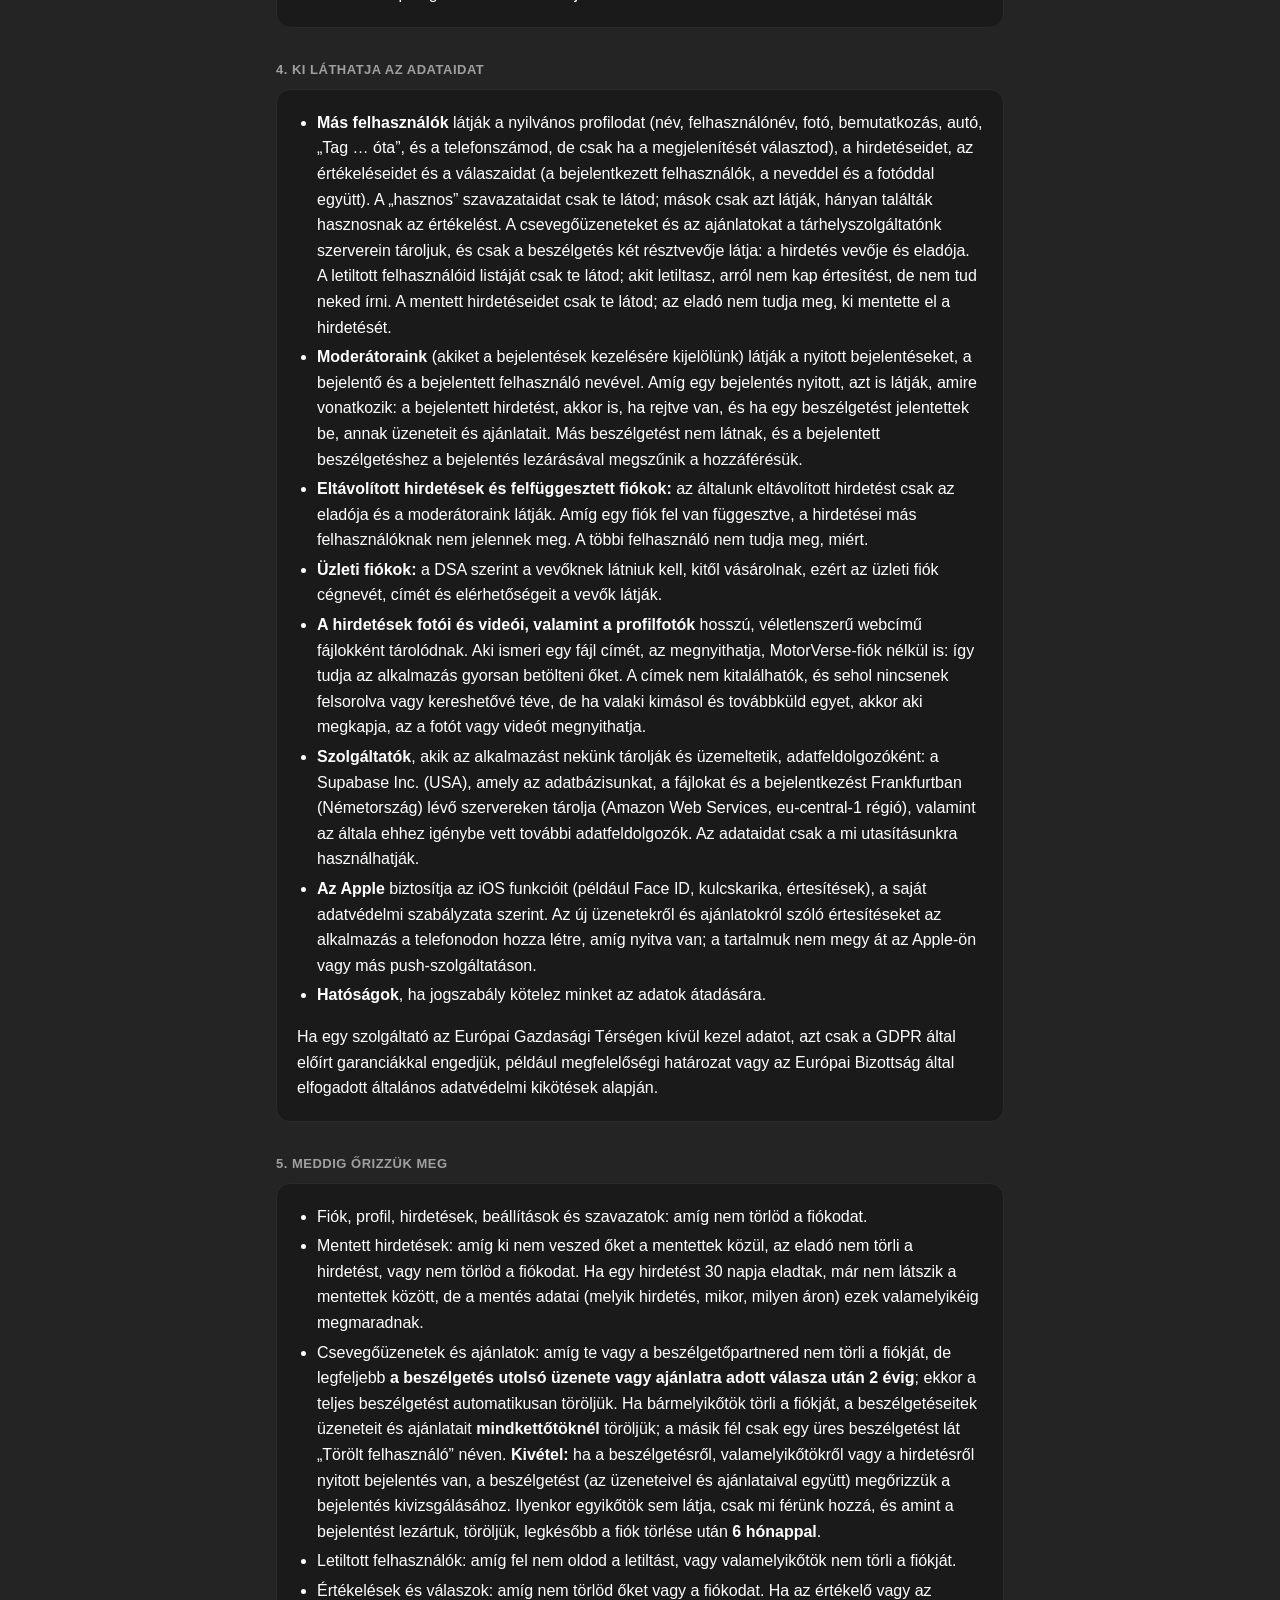
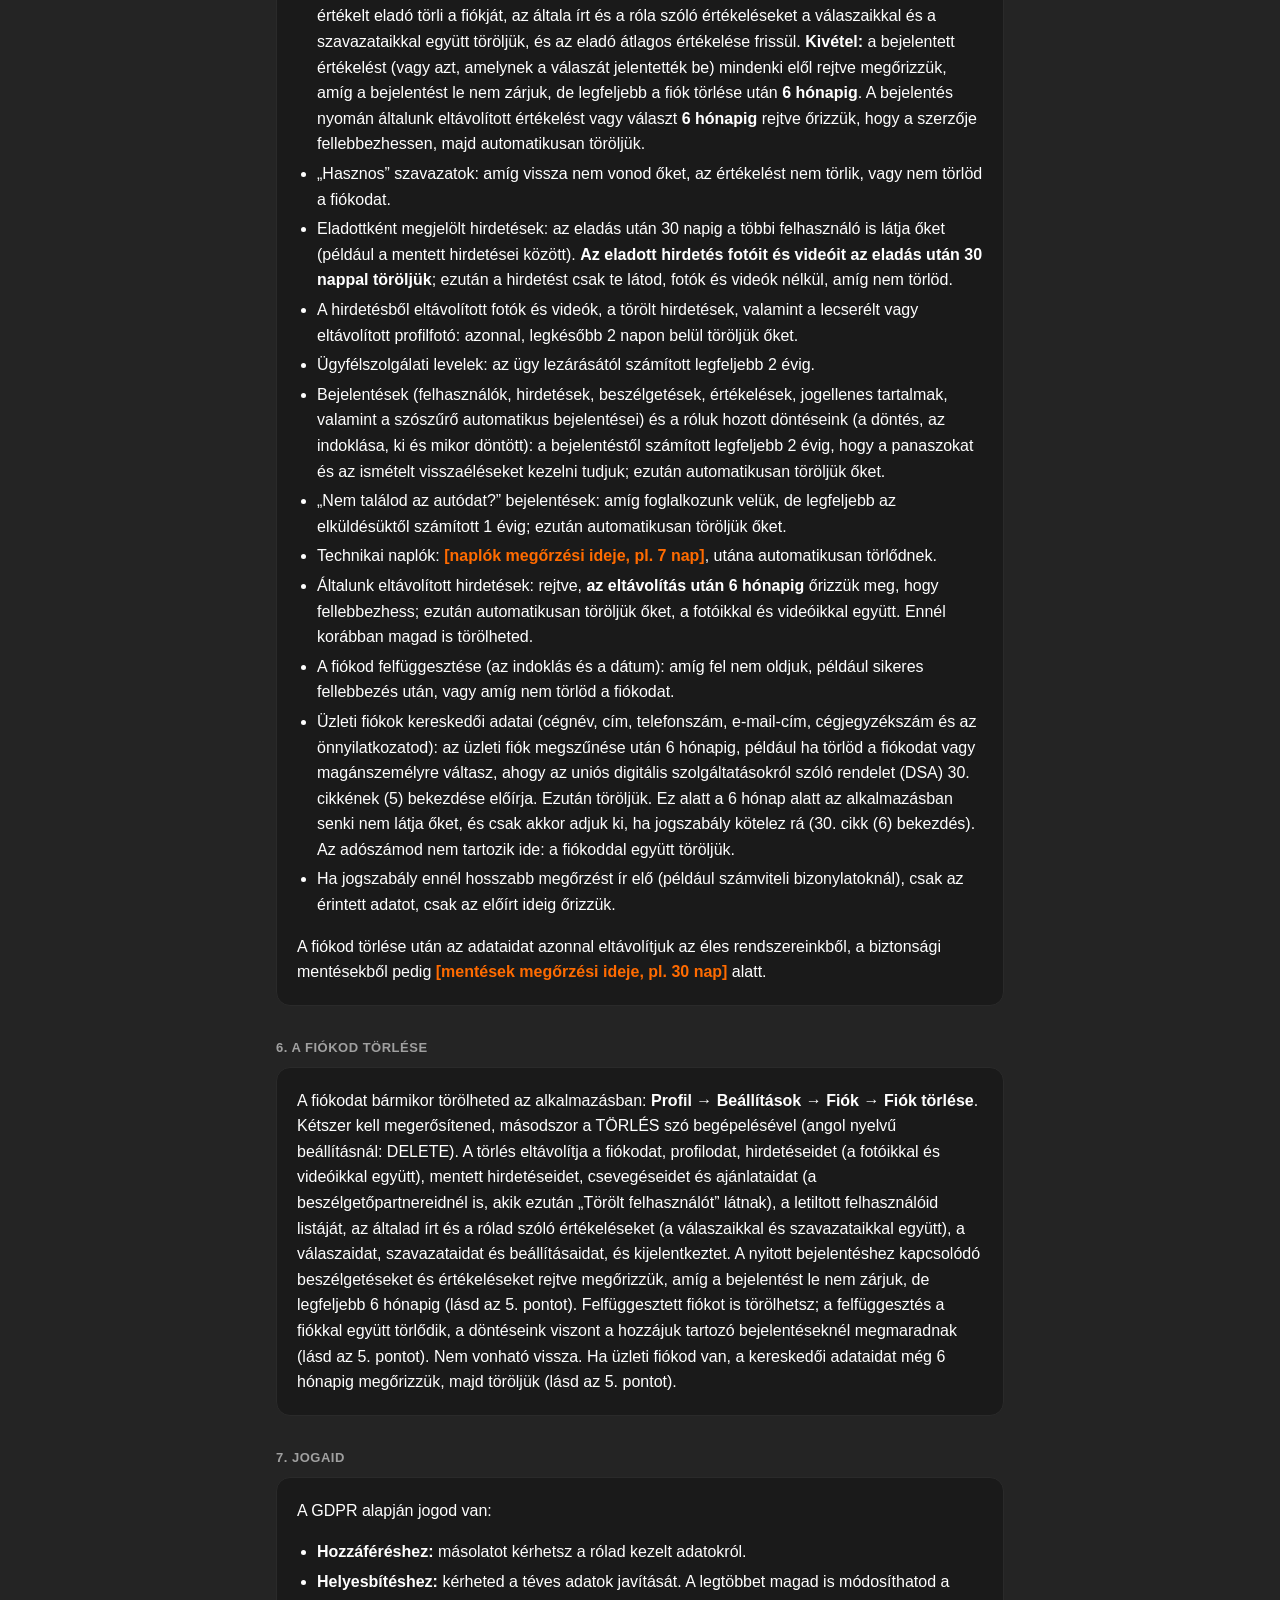
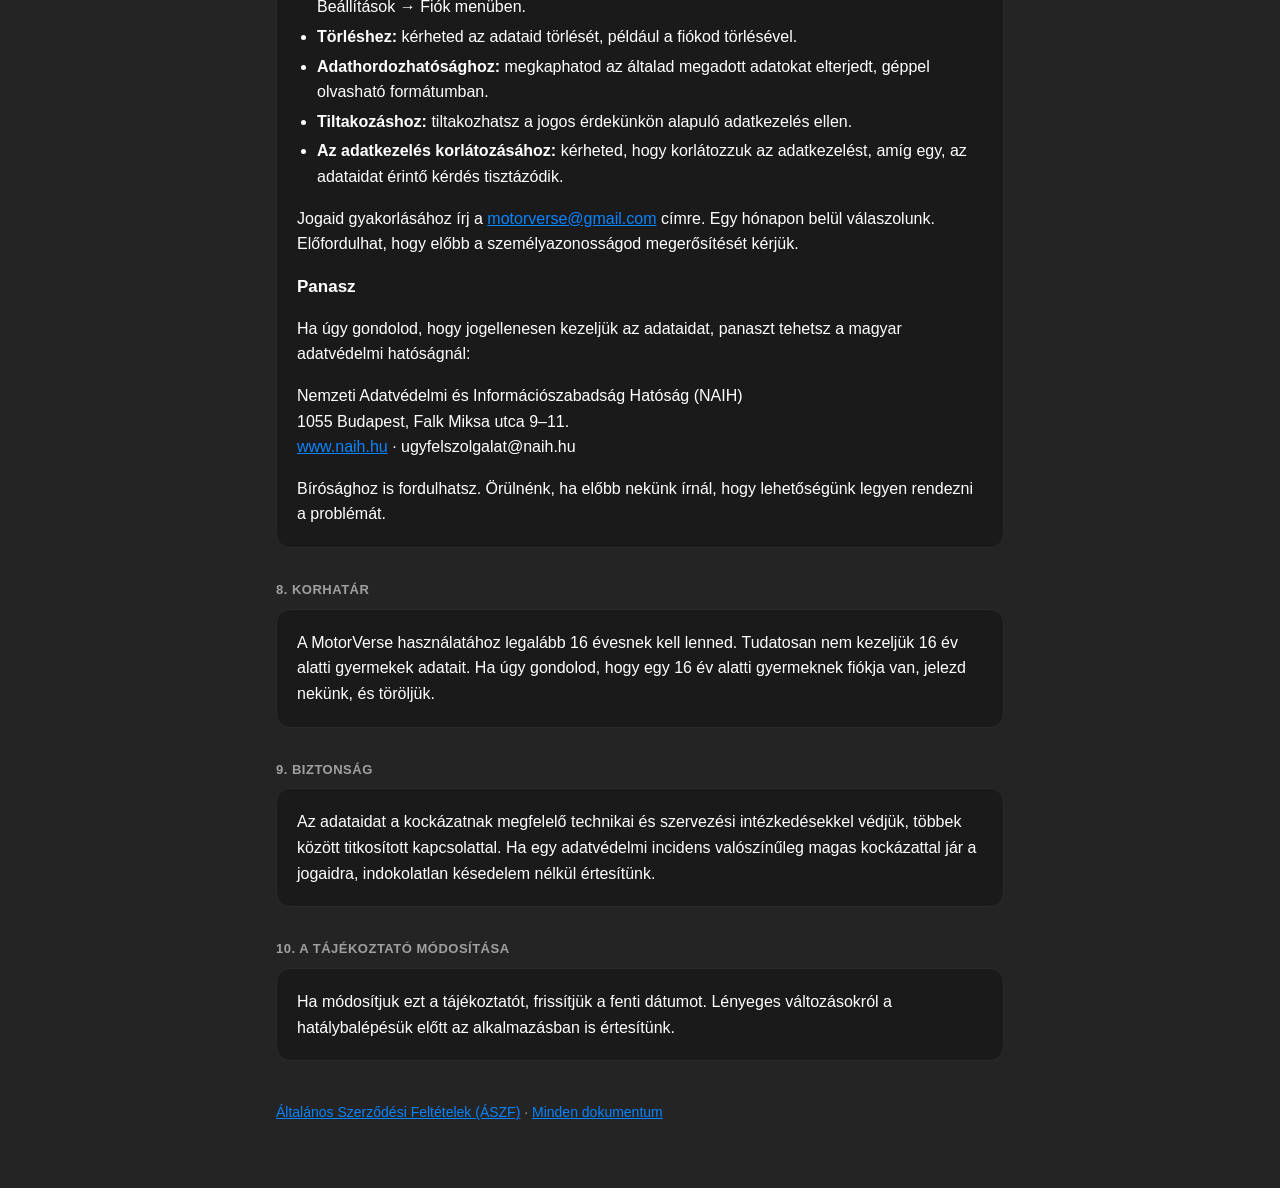
<file: privacy-hu.html>
<!doctype html>
<html lang="hu">
<head>
  <meta charset="utf-8">
  <meta name="viewport" content="width=device-width, initial-scale=1">
  <meta name="robots" content="noindex">
  <title>MotorVerse – Adatvédelmi tájékoztató</title>
  <link rel="stylesheet" href="style.css">
</head>
<body>
<main>
  <header>
    <a class="wordmark" href="./?lang=hu">Motor<span>Verse</span></a>
    <a class="lang" href="privacy-en.html" hreflang="en">English version</a>
  </header>

  <div class="draft">TERVEZET – jogi átnézésre vár<small>Ez a dokumentum még nem végleges és nem hatályos.</small></div>

  <h1>Adatvédelmi tájékoztató</h1>
  <p class="updated">Utolsó módosítás: [közzététel dátuma]</p>

  <h2>1. Kik vagyunk</h2>
  <section>
    <p>A MotorVerse alkalmazást (a továbbiakban: alkalmazás) üzemelteti:</p>
    <ul>
      <li><span class="placeholder">[Company name Kft.]</span></li>
      <li>Székhely: <span class="placeholder">[Registered office]</span></li>
      <li>Cégjegyzékszám: <span class="placeholder">[Company registration number]</span></li>
      <li>Adószám: <span class="placeholder">[Tax number]</span></li>
      <li>E-mail: <a href="mailto:motorverse@gmail.com">motorverse@gmail.com</a></li>
    </ul>
    <p>A személyes adataid adatkezelője vagyunk az Európai Unió általános adatvédelmi rendelete (GDPR) és az információs önrendelkezési jogról és az információszabadságról szóló 2011. évi CXII. törvény (Infotv.) szerint. Adatvédelmi kérdéseiddel és kéréseiddel a fenti e-mail-címen fordulhatsz hozzánk.</p>
  </section>

  <h2>2. Milyen adatokat kezelünk</h2>
  <section>
    <h3>Fiókod</h3>
    <ul>
      <li>Név, felhasználónév, e-mail-cím és jelszó.</li>
      <li>Telefonszám, ha megadod. A profilodon csak akkor jelenik meg, ha bekapcsolod a „Telefonszám megjelenítése a profilomon” beállítást (Beállítások → Fiók).</li>
      <li>Fióktípus: magánszemély vagy üzleti.</li>
      <li>Üzleti fiók esetén: cégnév, cím, telefonszám, e-mail-cím, cégjegyzékszám, adószám, valamint az önnyilatkozatod arról, hogy csak az uniós jognak megfelelő termékeket kínálsz (és hogy mikor tetted).</li>
      <li>A fiók létrehozásának időpontja, amelyet „Tag … óta” formában mutatunk.</li>
      <li>Az, hogy mikor fogadtad el a Felhasználási feltételeket és ezt az Adatvédelmi tájékoztatót.</li>
    </ul>

    <h3>Profilod</h3>
    <ul>
      <li>Profilkép vagy a választott előre elkészített avatar, valamint a bemutatkozásod.</li>
      <li>Autód márkája, típusa, évjárata és színe. Ezek alapján mutatjuk előre az autódhoz illő alkatrészeket, a szín pedig az alkalmazás kiemelő színe lesz.</li>
    </ul>

    <h3>Hirdetések</h3>
    <ul>
      <li>Cím, leírás, ár, állapot és kategória.</li>
      <li>Fotók és videók. A videókból csak az első 60 másodpercet tartjuk meg, és a fotókat és videókat feltöltés előtt a telefonodon kisebb méretűre alakítjuk.</li>
      <li>Helyszín, kizárólag település szintjén.</li>
    </ul>

    <h3>Mentett hirdetések</h3>
    <ul>
      <li>Az általad mentett hirdetések (a szív ikon), hogy mikor mentetted őket, és mennyi volt akkor az áruk. Az árat azért őrizzük meg, hogy szólhassunk, ha csökken, és tudjuk, melyik árcsökkenésről szóltunk már.</li>
    </ul>

    <h3>Kommunikáció és közösség</h3>
    <ul>
      <li>A hirdetésekről más felhasználókkal folytatott beszélgetéseid: az általad küldött és kapott üzenetek, az ajánlatok és ellenajánlatok (az összeg, egy nem kötelező üzenet, és hogy elfogadták, elutasították, ellenajánlatot tettek rá vagy visszavonták), hogy mikor küldték őket, és hogy mikor nyitotta meg utoljára a beszélgetést egyikőtök (ezt a másik fél „Látta” jelzésként látja). Azt, hogy valaki éppen gépel, csak élőben továbbítjuk, nem tároljuk.</li>
      <li>Az általad letiltott felhasználók, és hogy mikor tiltottad le őket.</li>
      <li>Az általad írt értékelések (a csillagok, a szöveg, mikor írtad és mikor szerkesztetted utoljára), az eladók válaszai az értékelésekre, valamint az értékelésekre leadott „hasznos” szavazataid. Ezeket a tárhelyszolgáltatónk szerverein tároljuk. Értékelés írása előtt a szervereinken ellenőrizzük, hogy az eladó válaszolt-e neked egy hirdetéséről szóló beszélgetésben, vagy elfogadta-e az ajánlatodat; ehhez a meglévő beszélgetéseidet és ajánlataidat használjuk, külön adatot nem tárolunk.</li>
    </ul>

    <h3>„Nem találod az autódat?”</h3>
    <p>Ha regisztrációkor jelzed, hogy az autód hiányzik a listából, eltároljuk az általad írt szöveget és az elküldés időpontját, hogy felvehessük az autót. Ez nem kapcsolódik a fiókodhoz. Csak a moderátoraink látják, és töröljük, amint foglalkoztunk vele, de legkésőbb 1 év után.</p>

    <h3>Beállítások</h3>
    <ul>
      <li>Értesítési beállítások, az alkalmazás nyelve, ország és pénznem.</li>
    </ul>

    <h3>Face ID</h3>
    <p>A Face ID-t teljes egészében az iOS kezeli. Az alkalmazás csak azt a választ kapja meg, hogy az azonosítás sikerült-e; az arcodról vagy bármilyen más biometrikus adatodról soha nem kap és nem tárol adatot. Ha bekapcsolod a Face ID-s bejelentkezést, az alkalmazás bejelentkezve tart az iPhone-odon, és megnyitás előtt Face ID-t kér; a kijelentkezés ilyenkor csak lezárja az alkalmazást. A jelszavadat ehhez nem mentjük el. A bejelentkezési munkamenetedet titkosítva tároljuk a készülékeden, a kulcsát az iPhone kulcskarikájában (Keychain), ugyanúgy, mint Face ID nélkül. Face ID nélküli kijelentkezéskor vagy a fiókod törlésekor ez törlődik.</p>

    <h3>Bejelentések</h3>
    <p>Ha az alkalmazásban bejelentesz egy felhasználót, hirdetést vagy beszélgetést, a levelezőalkalmazásod egy nekünk címzett bejelentést nyit meg, és a bejelentést a szervereinken is tároljuk: ki küldte, mit jelentett be (a felhasználót, a hirdetést vagy a beszélgetést), az okát, az általad írt részleteket, mikor küldte, és hogy lezártuk-e. A tárolt bejelentéseket csak mi látjuk; más felhasználók, a bejelentett személyt is beleértve, nem. A saját bejelentéseidet az alkalmazásban követheted: <strong>Profil → Beállítások → Jelentéseim</strong>. Itt látod, mit és mikor jelentettél be, és mi lett az eredménye (például „a hirdetést eltávolítottuk”), az indoklásunkat viszont nem, mert az a másik felhasználóra vonatkozik.</p>

    <h3>Moderációs döntések</h3>
    <p>Amikor egy bejelentésről döntünk, a döntést a bejelentéssel együtt tároljuk: nincs intézkedés, a hirdetés eltávolítása, egy értékelés vagy válasz eltávolítása, vagy a fiók felfüggesztése; az indoklásunk; melyik moderátorunk döntött; és mikor. Ha eltávolítjuk a hirdetésedet, értékelésedet vagy válaszodat, mindenki más elől rejtve lesz, te pedig „Eltávolítva” jelöléssel, az indoklásunkkal látod. Ha felfüggesztjük a fiókodat, az indoklást és a dátumot tároljuk, és az alkalmazásban megmutatjuk neked. A döntéseket ember hozza, nem automatizált rendszer.</p>

    <h3>Automatikus szószűrő</h3>
    <p>A hirdetések (cím és leírás), a chatüzenetek, az ajánlatokhoz írt üzenetek, az értékelések, a válaszok és a profilok (felhasználónév, név és bemutatkozás) szövegét automatikusan összevetjük a nem megengedett szavak listájával (például gyalázkodó kifejezések, súlyos sértések, szexuális kifejezések). Az ilyen szót tartalmazó szöveget nem lehet elküldeni: az alkalmazás megmondja, melyik szót kell megváltoztatnod, és a szöveget nem tároljuk. A határesetnek számító szót tartalmazó szöveg megjelenik, és a moderátorainkhoz automatikus bejelentés kerül: a mező, a szó, a szöveg (legfeljebb 500 karakter), a fiókod, és a hirdetés, beszélgetés, értékelés vagy válasz, amelyhez tartozik. Erről ezután ember dönt, ugyanúgy, mint bármely más bejelentésről; a szűrő maga soha nem távolít el tartalmat és nem függeszt fel fiókot.</p>

    <h3>Ügyfélszolgálat és hibabejelentés</h3>
    <p>Ha az alkalmazásból veszed fel velünk a kapcsolatot, a levelezőalkalmazásod egy nekünk címzett üzenetet nyit meg. A hibabejelentés automatikusan tartalmazza az alkalmazás verzióját, az operációs rendszered verzióját és a készüléked típusát. Azt kapjuk meg, amit elküldesz, az e-mail-címeddel együtt.</p>
  
    <h3>Technikai naplók</h3>
    <p>Amikor az alkalmazás a szervereinkhez kapcsolódik, a tárhelyszolgáltatónk technikai naplót vezet: az időpontot, az IP-címedet, a kéréssel küldött technikai leírást az alkalmazásról és a készülékről (user agent), és hogy mit kért az alkalmazás. Ezeket csak a szolgáltatás biztonságához és a hibák felderítéséhez, javításához használjuk. <span class="placeholder">[naplók megőrzési ideje, pl. 7 nap]</span> után automatikusan törlődnek.</p>
  </section>

  <h2>3. Mire használjuk és milyen jogalapon</h2>
  <section>
    <div class="table-wrap">
      <table>
        <thead><tr><th>Cél</th><th>Adatok</th><th>Jogalap (GDPR)</th></tr></thead>
        <tbody>
          <tr><td>Fiókod létrehozása és működtetése, bejelentkezés</td><td>Fiókadatok, beállítások</td><td>Szerződés teljesítése, 6. cikk (1) b)</td></tr>
          <tr><td>Profilod és hirdetéseid megjelenítése más felhasználóknak</td><td>Profil, hirdetések, telefonszám, ha a megjelenítését választod</td><td>Szerződés teljesítése, 6. cikk (1) b)</td></tr>
          <tr><td>Csevegés és ajánlatok, értékelések, válaszok és szavazatok</td><td>Kommunikációs és közösségi adatok</td><td>Szerződés teljesítése, 6. cikk (1) b)</td></tr>
          <tr><td>Felhasználók letiltása, hogy ne írhassanak neked</td><td>Az általad letiltott felhasználók</td><td>Szerződés teljesítése, 6. cikk (1) b)</td></tr>
          <tr><td>Az autódhoz illő alkatrészek megjelenítése</td><td>Autó márkája, típusa, évjárata</td><td>Szerződés teljesítése, 6. cikk (1) b)</td></tr>
          <tr><td>Mentett hirdetések, értesítés az árcsökkenésről</td><td>Mentett hirdetések, a mentéskori ár</td><td>Szerződés teljesítése, 6. cikk (1) b)</td></tr>
          <tr><td>Az általad bekapcsolt értesítések küldése</td><td>Értesítési beállítások</td><td>Szerződés teljesítése, 6. cikk (1) b)</td></tr>
          <tr><td>Kereskedői adatok üzleti fiókoknál (uniós digitális szolgáltatásokról szóló rendelet, DSA)</td><td>Cégnév, adószám, cím, elérhetőségek</td><td>Jogi kötelezettség, 6. cikk (1) c)</td></tr>
          <tr><td>Jogellenes tartalmakról szóló bejelentések kezelése, a platform biztonsága</td><td>A bejelentett tartalom és az érintett fiókok</td><td>Jogi kötelezettség, 6. cikk (1) c), és jogos érdek, 6. cikk (1) f)</td></tr>
          <tr><td>Moderációs döntések (hirdetések eltávolítása, fiókok felfüggesztése), az érintettek tájékoztatása, a fellebbezések kezelése</td><td>Bejelentések, a bejelentett hirdetés vagy beszélgetés, a döntésünk és indoklása, ki és mikor döntött</td><td>Jogi kötelezettség, 6. cikk (1) c) (DSA 16., 17. és 20. cikk), és jogos érdek, 6. cikk (1) f)</td></tr>
          <tr><td>Ügyfélszolgálati kérések megválaszolása, hibák javítása</td><td>E-mail-címed, a levél tartalma, készülékadatok</td><td>Jogos érdek, 6. cikk (1) f)</td></tr>
          <tr><td>A szövegek ellenőrzése nem megengedett szavakra, a határesetek megmutatása a moderátorainknak</td><td>Az általad küldött szöveg, a talált szó, a fiókod, a hirdetés, beszélgetés, értékelés vagy válasz</td><td>Jogos érdek, 6. cikk (1) f) (biztonságos platform), és jogi kötelezettség, 6. cikk (1) c) (DSA 14. és 16. cikk)</td></tr>
          <tr><td>Annak igazolása, hogy elfogadtad a Felhasználási feltételeket és ezt a tájékoztatót</td><td>Az elfogadás időpontja</td><td>Jogos érdek, 6. cikk (1) f)</td></tr>
          <tr><td>Hiányzó autók felvétele a listába</td><td>A „Nem találod az autódat?” bejelentésed szövege</td><td>Jogos érdek, 6. cikk (1) f)</td></tr>
          <tr><td>A szolgáltatás biztonsága és a hibák javítása</td><td>Technikai naplók: IP-cím, user agent, időpont, kérés</td><td>Jogos érdek, 6. cikk (1) f)</td></tr>
        </tbody>
      </table>
    </div>
    <p>Nem adjuk el az adataidat, nem jelenítünk meg hirdetéseket, és nem hozunk rólad olyan automatizált döntést, amely rád nézve joghatással vagy hasonlóan jelentős hatással járna. A szószűrő csak megakadályozza a tiltott szót tartalmazó szöveg elküldését (átfogalmazhatod), a határeseteket pedig emberhez továbbítja.</p>
  </section>

  <h2>4. Ki láthatja az adataidat</h2>
  <section>
    <ul>
      <li><strong>Más felhasználók</strong> látják a nyilvános profilodat (név, felhasználónév, fotó, bemutatkozás, autó, „Tag … óta”, és a telefonszámod, de csak ha a megjelenítését választod), a hirdetéseidet, az értékeléseidet és a válaszaidat (a bejelentkezett felhasználók, a neveddel és a fotóddal együtt). A „hasznos” szavazataidat csak te látod; mások csak azt látják, hányan találták hasznosnak az értékelést. A csevegőüzeneteket és az ajánlatokat a tárhelyszolgáltatónk szerverein tároljuk, és csak a beszélgetés két résztvevője látja: a hirdetés vevője és eladója. A letiltott felhasználóid listáját csak te látod; akit letiltasz, arról nem kap értesítést, de nem tud neked írni. A mentett hirdetéseidet csak te látod; az eladó nem tudja meg, ki mentette el a hirdetését.</li>
      <li><strong>Moderátoraink</strong> (akiket a bejelentések kezelésére kijelölünk) látják a nyitott bejelentéseket, a bejelentő és a bejelentett felhasználó nevével. Amíg egy bejelentés nyitott, azt is látják, amire vonatkozik: a bejelentett hirdetést, akkor is, ha rejtve van, és ha egy beszélgetést jelentettek be, annak üzeneteit és ajánlatait. Más beszélgetést nem látnak, és a bejelentett beszélgetéshez a bejelentés lezárásával megszűnik a hozzáférésük.</li>
      <li><strong>Eltávolított hirdetések és felfüggesztett fiókok:</strong> az általunk eltávolított hirdetést csak az eladója és a moderátoraink látják. Amíg egy fiók fel van függesztve, a hirdetései más felhasználóknak nem jelennek meg. A többi felhasználó nem tudja meg, miért.</li>
      <li><strong>Üzleti fiókok:</strong> a DSA szerint a vevőknek látniuk kell, kitől vásárolnak, ezért az üzleti fiók cégnevét, címét és elérhetőségeit a vevők látják.</li>
      <li><strong>A hirdetések fotói és videói, valamint a profilfotók</strong> hosszú, véletlenszerű webcímű fájlokként tárolódnak. Aki ismeri egy fájl címét, az megnyithatja, MotorVerse-fiók nélkül is: így tudja az alkalmazás gyorsan betölteni őket. A címek nem kitalálhatók, és sehol nincsenek felsorolva vagy kereshetővé téve, de ha valaki kimásol és továbbküld egyet, akkor aki megkapja, az a fotót vagy videót megnyithatja.</li>
      <li><strong>Szolgáltatók</strong>, akik az alkalmazást nekünk tárolják és üzemeltetik, adatfeldolgozóként: a Supabase Inc. (USA), amely az adatbázisunkat, a fájlokat és a bejelentkezést Frankfurtban (Németország) lévő szervereken tárolja (Amazon Web Services, eu-central-1 régió), valamint az általa ehhez igénybe vett további adatfeldolgozók. Az adataidat csak a mi utasításunkra használhatják.</li>
      <li><strong>Az Apple</strong> biztosítja az iOS funkcióit (például Face ID, kulcskarika, értesítések), a saját adatvédelmi szabályzata szerint. Az új üzenetekről és ajánlatokról szóló értesítéseket az alkalmazás a telefonodon hozza létre, amíg nyitva van; a tartalmuk nem megy át az Apple-ön vagy más push-szolgáltatáson.</li>
      <li><strong>Hatóságok</strong>, ha jogszabály kötelez minket az adatok átadására.</li>
    </ul>
    <p>Ha egy szolgáltató az Európai Gazdasági Térségen kívül kezel adatot, azt csak a GDPR által előírt garanciákkal engedjük, például megfelelőségi határozat vagy az Európai Bizottság által elfogadott általános adatvédelmi kikötések alapján.</p>
  </section>

  <h2>5. Meddig őrizzük meg</h2>
  <section>
    <ul>
      <li>Fiók, profil, hirdetések, beállítások és szavazatok: amíg nem törlöd a fiókodat.</li>
      <li>Mentett hirdetések: amíg ki nem veszed őket a mentettek közül, az eladó nem törli a hirdetést, vagy nem törlöd a fiókodat. Ha egy hirdetést 30 napja eladtak, már nem látszik a mentettek között, de a mentés adatai (melyik hirdetés, mikor, milyen áron) ezek valamelyikéig megmaradnak.</li>
      <li>Csevegőüzenetek és ajánlatok: amíg te vagy a beszélgetőpartnered nem törli a fiókját, de legfeljebb <strong>a beszélgetés utolsó üzenete vagy ajánlatra adott válasza után 2 évig</strong>; ekkor a teljes beszélgetést automatikusan töröljük. Ha bármelyikőtök törli a fiókját, a beszélgetéseitek üzeneteit és ajánlatait <strong>mindkettőtöknél</strong> töröljük; a másik fél csak egy üres beszélgetést lát „Törölt felhasználó” néven. <strong>Kivétel:</strong> ha a beszélgetésről, valamelyikőtökről vagy a hirdetésről nyitott bejelentés van, a beszélgetést (az üzeneteivel és ajánlataival együtt) megőrizzük a bejelentés kivizsgálásához. Ilyenkor egyikőtök sem látja, csak mi férünk hozzá, és amint a bejelentést lezártuk, töröljük, legkésőbb a fiók törlése után <strong>6 hónappal</strong>.</li>
      <li>Letiltott felhasználók: amíg fel nem oldod a letiltást, vagy valamelyikőtök nem törli a fiókját.</li>
      <li>Értékelések és válaszok: amíg nem törlöd őket vagy a fiókodat. Ha az értékelő vagy az értékelt eladó törli a fiókját, az általa írt és a róla szóló értékeléseket a válaszaikkal és a szavazataikkal együtt töröljük, és az eladó átlagos értékelése frissül. <strong>Kivétel:</strong> a bejelentett értékelést (vagy azt, amelynek a válaszát jelentették be) mindenki elől rejtve megőrizzük, amíg a bejelentést le nem zárjuk, de legfeljebb a fiók törlése után <strong>6 hónapig</strong>. A bejelentés nyomán általunk eltávolított értékelést vagy választ <strong>6 hónapig</strong> rejtve őrizzük, hogy a szerzője fellebbezhessen, majd automatikusan töröljük.</li>
      <li>„Hasznos” szavazatok: amíg vissza nem vonod őket, az értékelést nem törlik, vagy nem törlöd a fiókodat.</li>
      <li>Eladottként megjelölt hirdetések: az eladás után 30 napig a többi felhasználó is látja őket (például a mentett hirdetései között). <strong>Az eladott hirdetés fotóit és videóit az eladás után 30 nappal töröljük</strong>; ezután a hirdetést csak te látod, fotók és videók nélkül, amíg nem törlöd.</li>
      <li>A hirdetésből eltávolított fotók és videók, a törölt hirdetések, valamint a lecserélt vagy eltávolított profilfotó: azonnal, legkésőbb 2 napon belül töröljük őket.</li>
      <li>Ügyfélszolgálati levelek: az ügy lezárásától számított legfeljebb 2 évig.</li>
      <li>Bejelentések (felhasználók, hirdetések, beszélgetések, értékelések, jogellenes tartalmak, valamint a szószűrő automatikus bejelentései) és a róluk hozott döntéseink (a döntés, az indoklása, ki és mikor döntött): a bejelentéstől számított legfeljebb 2 évig, hogy a panaszokat és az ismételt visszaéléseket kezelni tudjuk; ezután automatikusan töröljük őket.</li>
      <li>„Nem találod az autódat?” bejelentések: amíg foglalkozunk velük, de legfeljebb az elküldésüktől számított 1 évig; ezután automatikusan töröljük őket.</li>
      <li>Technikai naplók: <span class="placeholder">[naplók megőrzési ideje, pl. 7 nap]</span>, utána automatikusan törlődnek.</li>
      <li>Általunk eltávolított hirdetések: rejtve, <strong>az eltávolítás után 6 hónapig</strong> őrizzük meg, hogy fellebbezhess; ezután automatikusan töröljük őket, a fotóikkal és videóikkal együtt. Ennél korábban magad is törölheted.</li>
      <li>A fiókod felfüggesztése (az indoklás és a dátum): amíg fel nem oldjuk, például sikeres fellebbezés után, vagy amíg nem törlöd a fiókodat.</li>
      <li>Üzleti fiókok kereskedői adatai (cégnév, cím, telefonszám, e-mail-cím, cégjegyzékszám és az önnyilatkozatod): az üzleti fiók megszűnése után 6 hónapig, például ha törlöd a fiókodat vagy magánszemélyre váltasz, ahogy az uniós digitális szolgáltatásokról szóló rendelet (DSA) 30. cikkének (5) bekezdése előírja. Ezután töröljük. Ez alatt a 6 hónap alatt az alkalmazásban senki nem látja őket, és csak akkor adjuk ki, ha jogszabály kötelez rá (30. cikk (6) bekezdés). Az adószámod nem tartozik ide: a fiókoddal együtt töröljük.</li>
      <li>Ha jogszabály ennél hosszabb megőrzést ír elő (például számviteli bizonylatoknál), csak az érintett adatot, csak az előírt ideig őrizzük.</li>
    </ul>
    <p>A fiókod törlése után az adataidat azonnal eltávolítjuk az éles rendszereinkből, a biztonsági mentésekből pedig <span class="placeholder">[mentések megőrzési ideje, pl. 30 nap]</span> alatt.</p>
  </section>

  <h2>6. A fiókod törlése</h2>
  <section>
    <p>A fiókodat bármikor törölheted az alkalmazásban: <strong>Profil → Beállítások → Fiók → Fiók törlése</strong>. Kétszer kell megerősítened, másodszor a TÖRLÉS szó begépelésével (angol nyelvű beállításnál: DELETE). A törlés eltávolítja a fiókodat, profilodat, hirdetéseidet (a fotóikkal és videóikkal együtt), mentett hirdetéseidet, csevegéseidet és ajánlataidat (a beszélgetőpartnereidnél is, akik ezután „Törölt felhasználót” látnak), a letiltott felhasználóid listáját, az általad írt és a rólad szóló értékeléseket (a válaszaikkal és szavazataikkal együtt), a válaszaidat, szavazataidat és beállításaidat, és kijelentkeztet. A nyitott bejelentéshez kapcsolódó beszélgetéseket és értékeléseket rejtve megőrizzük, amíg a bejelentést le nem zárjuk, de legfeljebb 6 hónapig (lásd az 5. pontot). Felfüggesztett fiókot is törölhetsz; a felfüggesztés a fiókkal együtt törlődik, a döntéseink viszont a hozzájuk tartozó bejelentéseknél megmaradnak (lásd az 5. pontot). Nem vonható vissza. Ha üzleti fiókod van, a kereskedői adataidat még 6 hónapig megőrizzük, majd töröljük (lásd az 5. pontot).</p>
  </section>

  <h2>7. Jogaid</h2>
  <section>
    <p>A GDPR alapján jogod van:</p>
    <ul>
      <li><strong>Hozzáféréshez:</strong> másolatot kérhetsz a rólad kezelt adatokról.</li>
      <li><strong>Helyesbítéshez:</strong> kérheted a téves adatok javítását. A legtöbbet magad is módosíthatod a Beállítások → Fiók menüben.</li>
      <li><strong>Törléshez:</strong> kérheted az adataid törlését, például a fiókod törlésével.</li>
      <li><strong>Adathordozhatósághoz:</strong> megkaphatod az általad megadott adatokat elterjedt, géppel olvasható formátumban.</li>
      <li><strong>Tiltakozáshoz:</strong> tiltakozhatsz a jogos érdekünkön alapuló adatkezelés ellen.</li>
      <li><strong>Az adatkezelés korlátozásához:</strong> kérheted, hogy korlátozzuk az adatkezelést, amíg egy, az adataidat érintő kérdés tisztázódik.</li>
    </ul>
    <p>Jogaid gyakorlásához írj a <a href="mailto:motorverse@gmail.com">motorverse@gmail.com</a> címre. Egy hónapon belül válaszolunk. Előfordulhat, hogy előbb a személyazonosságod megerősítését kérjük.</p>
    <h3>Panasz</h3>
    <p>Ha úgy gondolod, hogy jogellenesen kezeljük az adataidat, panaszt tehetsz a magyar adatvédelmi hatóságnál:</p>
    <p>Nemzeti Adatvédelmi és Információszabadság Hatóság (NAIH)<br>1055 Budapest, Falk Miksa utca 9–11.<br><a href="https://www.naih.hu">www.naih.hu</a> · ugyfelszolgalat@naih.hu</p>
    <p>Bírósághoz is fordulhatsz. Örülnénk, ha előbb nekünk írnál, hogy lehetőségünk legyen rendezni a problémát.</p>
  </section>

  <h2>8. Korhatár</h2>
  <section>
    <p>A MotorVerse használatához legalább 16 évesnek kell lenned. Tudatosan nem kezeljük 16 év alatti gyermekek adatait. Ha úgy gondolod, hogy egy 16 év alatti gyermeknek fiókja van, jelezd nekünk, és töröljük.</p>
  </section>

  <h2>9. Biztonság</h2>
  <section>
    <p>Az adataidat a kockázatnak megfelelő technikai és szervezési intézkedésekkel védjük, többek között titkosított kapcsolattal. Ha egy adatvédelmi incidens valószínűleg magas kockázattal jár a jogaidra, indokolatlan késedelem nélkül értesítünk.</p>
  </section>

  <h2>10. A tájékoztató módosítása</h2>
  <section>
    <p>Ha módosítjuk ezt a tájékoztatót, frissítjük a fenti dátumot. Lényeges változásokról a hatálybalépésük előtt az alkalmazásban is értesítünk.</p>
  </section>

  <footer>
    <a href="terms-hu.html">Általános Szerződési Feltételek (ÁSZF)</a> · <a href="./?lang=hu">Minden dokumentum</a>
  </footer>
</main>
</body>
</html>
</file>
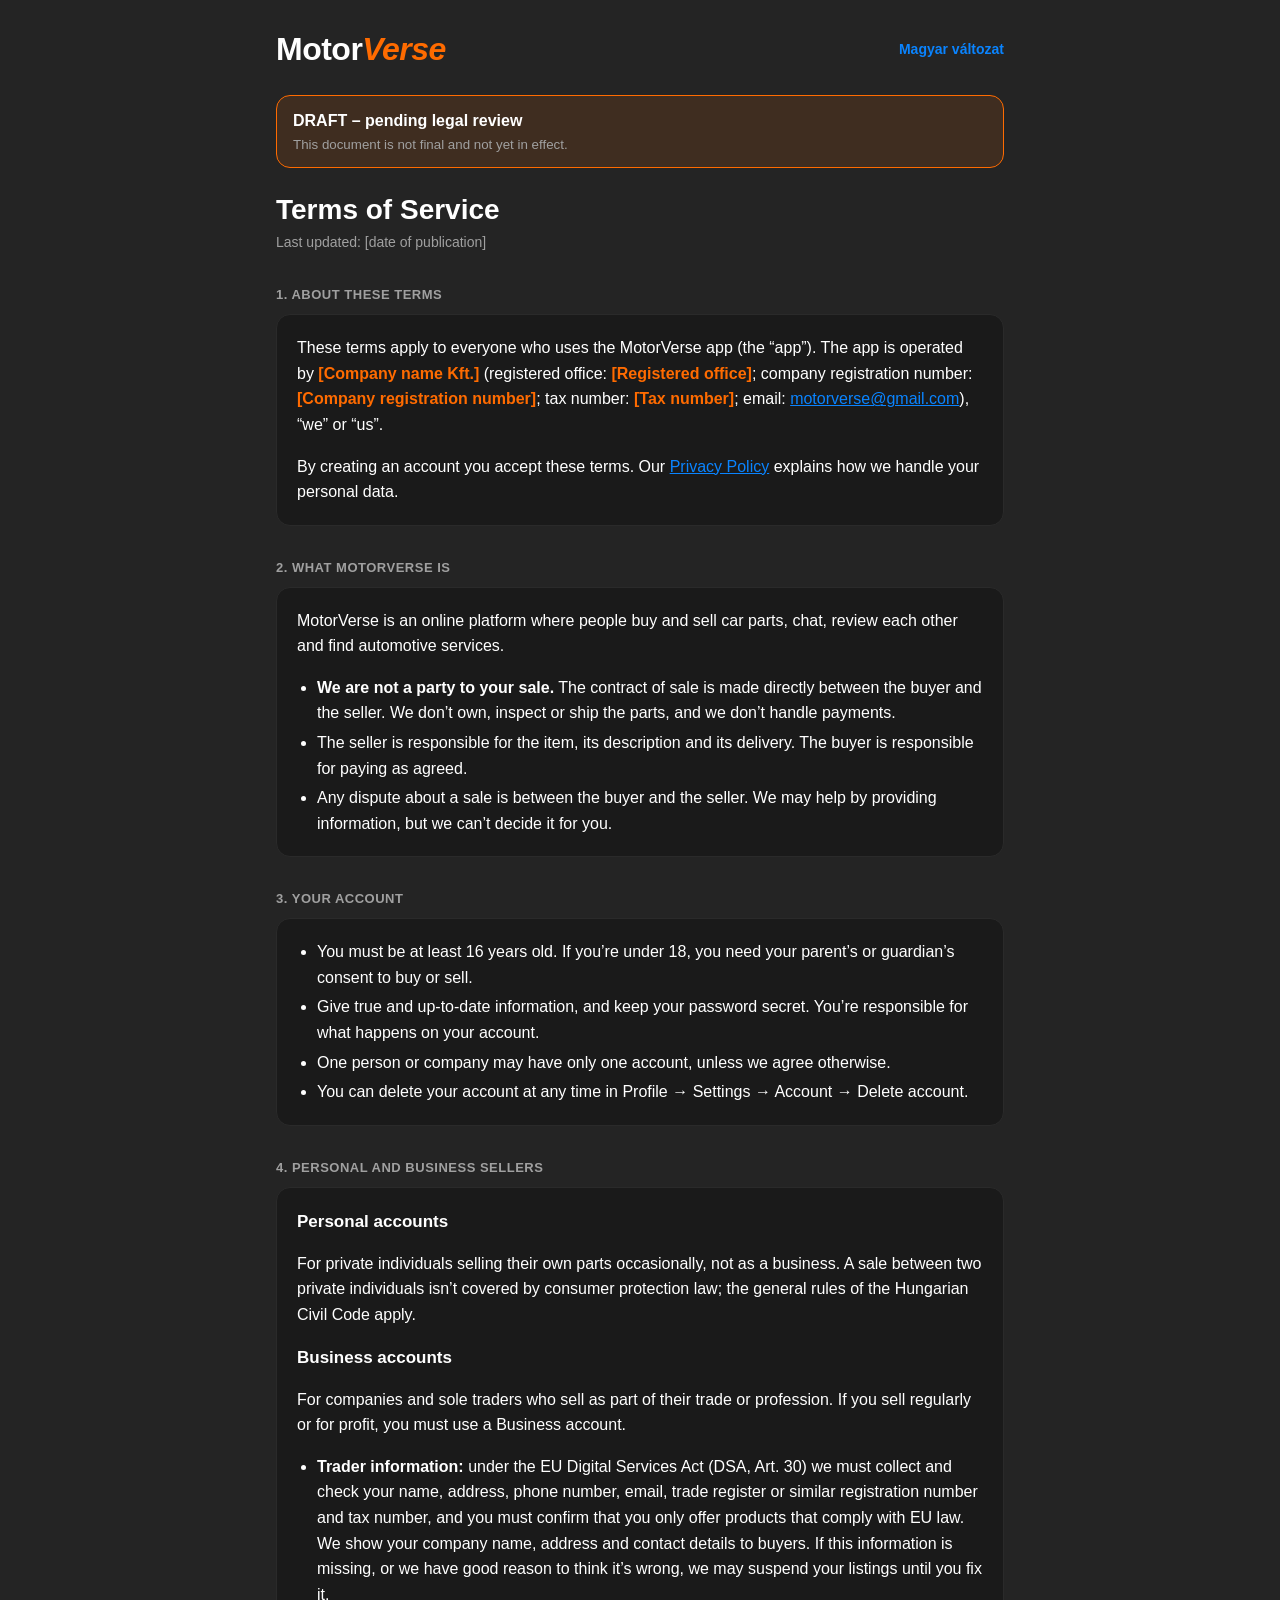
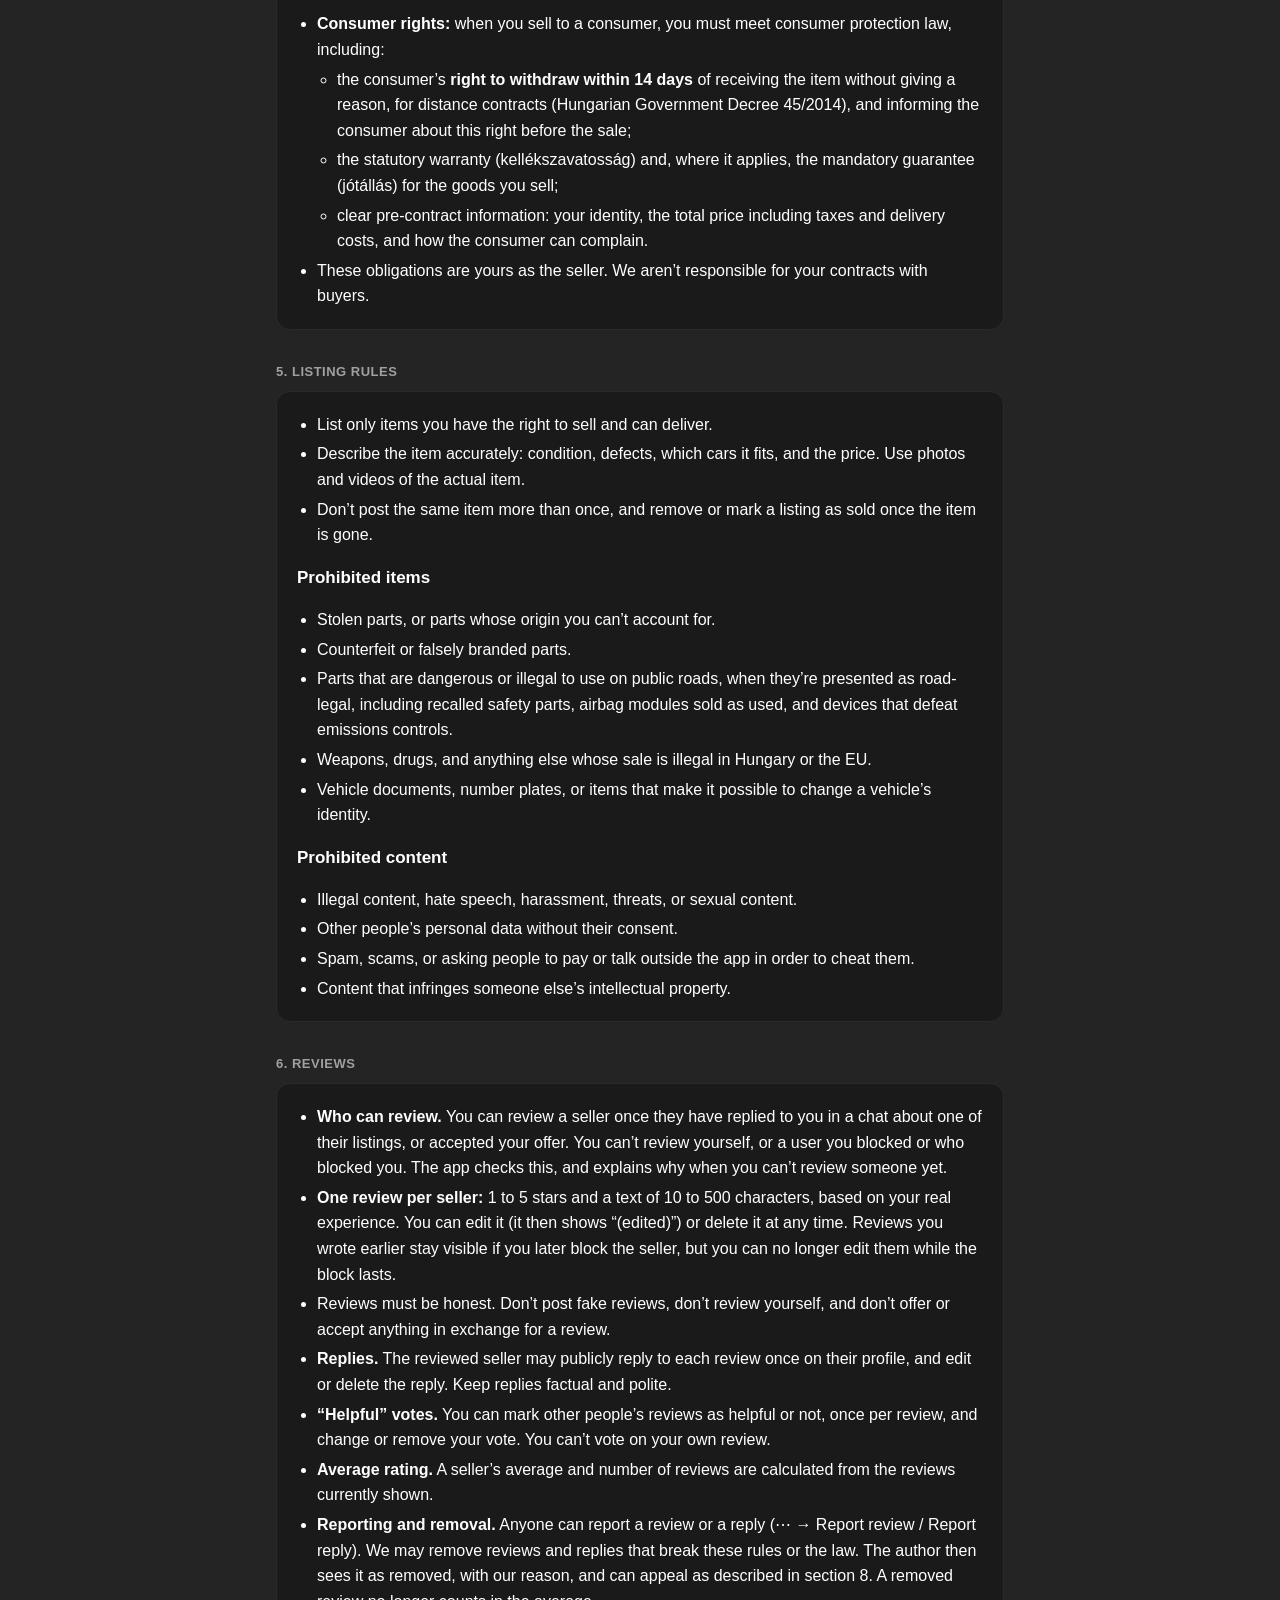
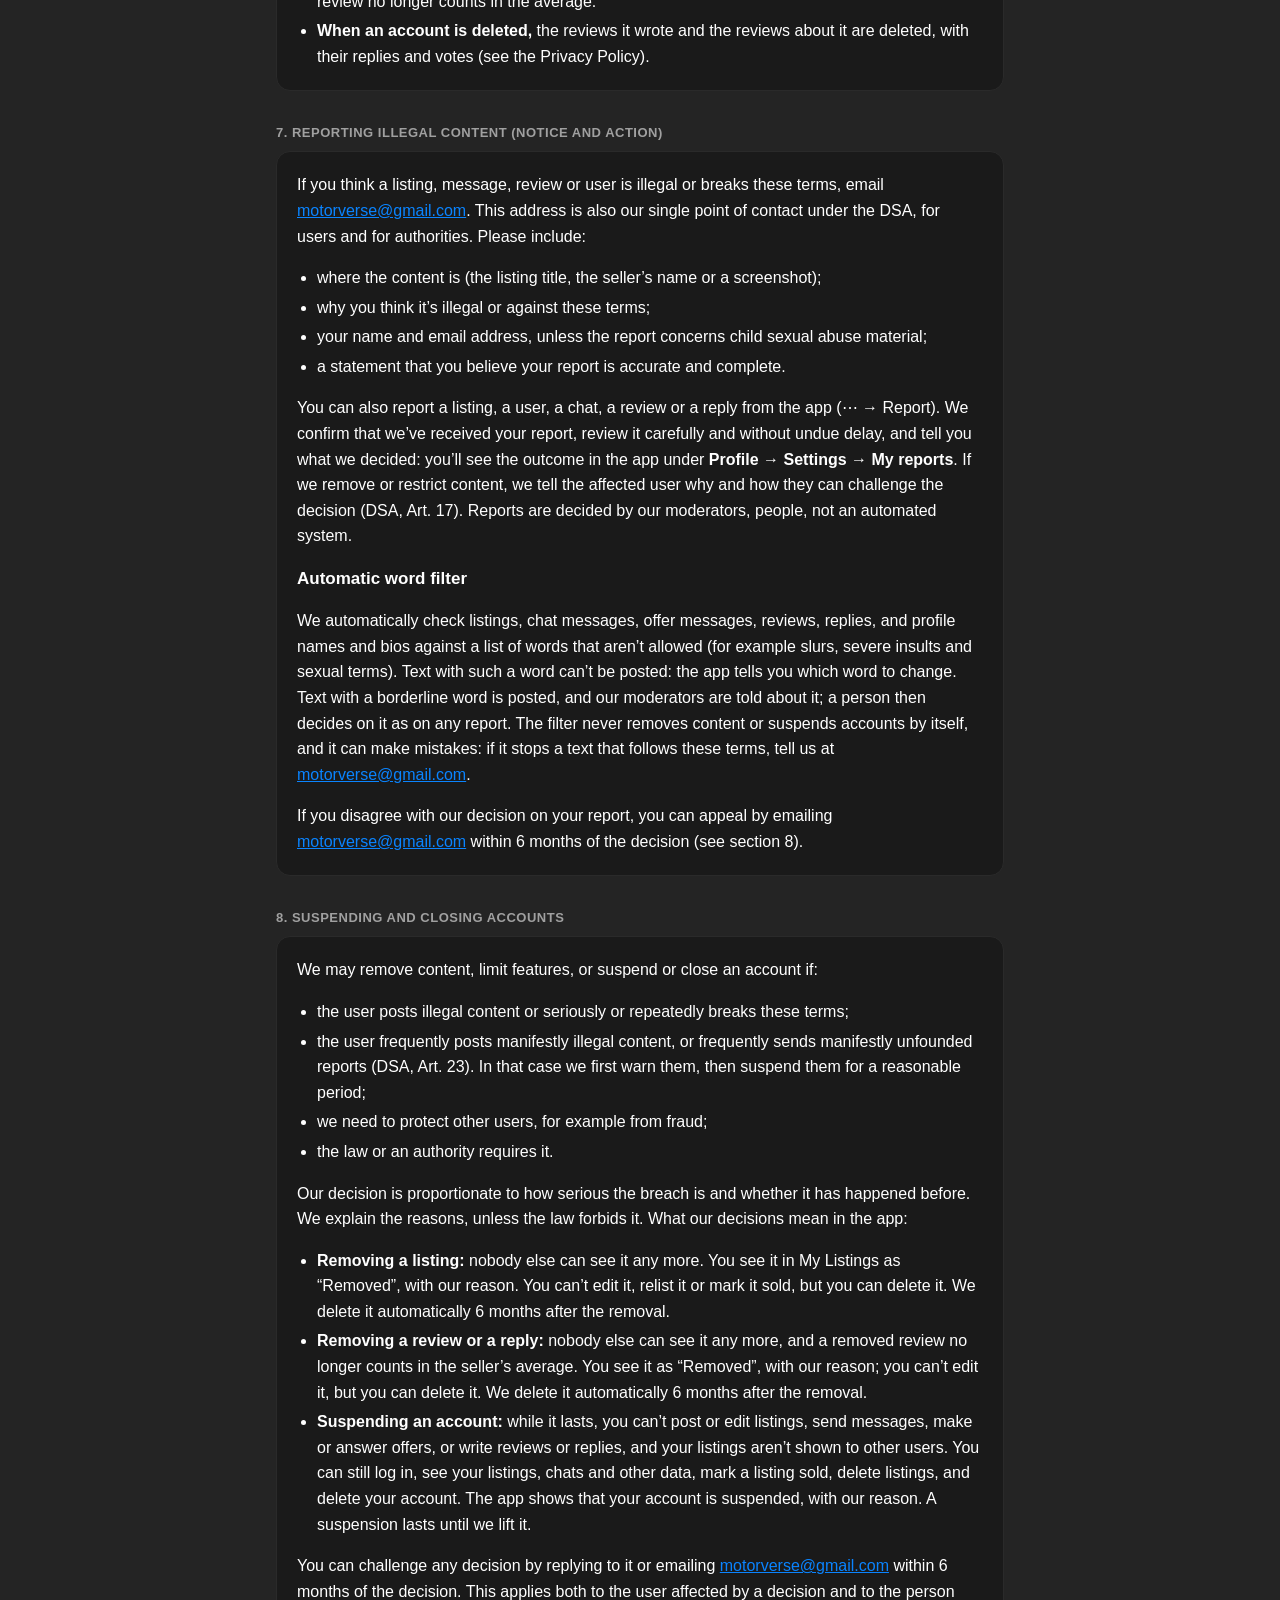
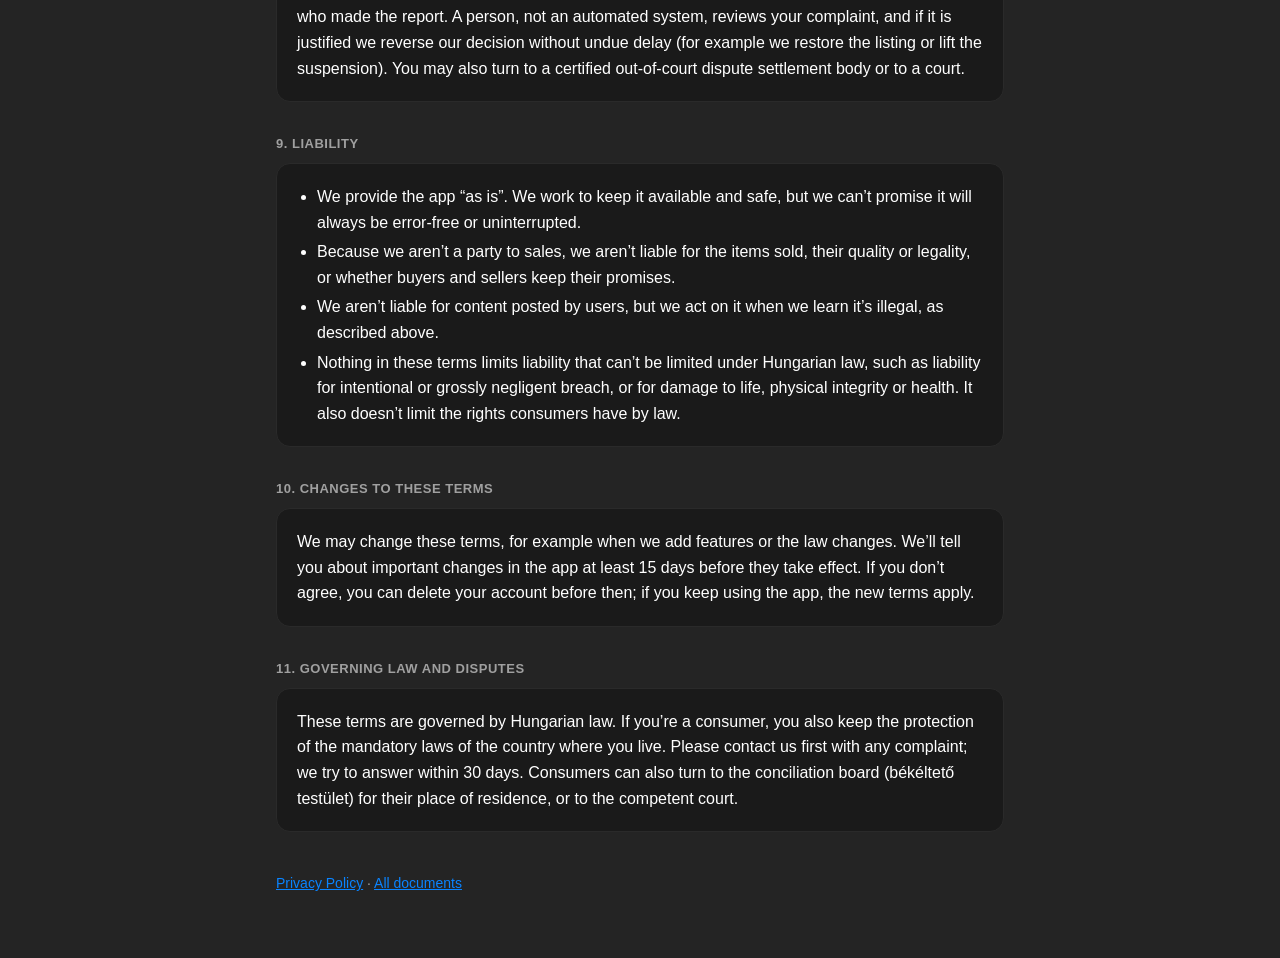
<file: terms-en.html>
<!doctype html>
<html lang="en">
<head>
  <meta charset="utf-8">
  <meta name="viewport" content="width=device-width, initial-scale=1">
  <meta name="robots" content="noindex">
  <title>MotorVerse – Terms of Service</title>
  <link rel="stylesheet" href="style.css">
</head>
<body>
<main>
  <header>
    <a class="wordmark" href="./?lang=en">Motor<span>Verse</span></a>
    <a class="lang" href="terms-hu.html" hreflang="hu">Magyar változat</a>
  </header>

  <div class="draft">DRAFT – pending legal review<small>This document is not final and not yet in effect.</small></div>

  <h1>Terms of Service</h1>
  <p class="updated">Last updated: [date of publication]</p>

  <h2>1. About these terms</h2>
  <section>
    <p>These terms apply to everyone who uses the MotorVerse app (the “app”). The app is operated by <span class="placeholder">[Company name Kft.]</span> (registered office: <span class="placeholder">[Registered office]</span>; company registration number: <span class="placeholder">[Company registration number]</span>; tax number: <span class="placeholder">[Tax number]</span>; email: <a href="mailto:motorverse@gmail.com">motorverse@gmail.com</a>), “we” or “us”.</p>
    <p>By creating an account you accept these terms. Our <a href="privacy-en.html">Privacy Policy</a> explains how we handle your personal data.</p>
  </section>

  <h2>2. What MotorVerse is</h2>
  <section>
    <p>MotorVerse is an online platform where people buy and sell car parts, chat, review each other and find automotive services.</p>
    <ul>
      <li><strong>We are not a party to your sale.</strong> The contract of sale is made directly between the buyer and the seller. We don’t own, inspect or ship the parts, and we don’t handle payments.</li>
      <li>The seller is responsible for the item, its description and its delivery. The buyer is responsible for paying as agreed.</li>
      <li>Any dispute about a sale is between the buyer and the seller. We may help by providing information, but we can’t decide it for you.</li>
    </ul>
  </section>

  <h2>3. Your account</h2>
  <section>
    <ul>
      <li>You must be at least 16 years old. If you’re under 18, you need your parent’s or guardian’s consent to buy or sell.</li>
      <li>Give true and up-to-date information, and keep your password secret. You’re responsible for what happens on your account.</li>
      <li>One person or company may have only one account, unless we agree otherwise.</li>
      <li>You can delete your account at any time in Profile → Settings → Account → Delete account.</li>
    </ul>
  </section>

  <h2>4. Personal and Business sellers</h2>
  <section>
    <h3>Personal accounts</h3>
    <p>For private individuals selling their own parts occasionally, not as a business. A sale between two private individuals isn’t covered by consumer protection law; the general rules of the Hungarian Civil Code apply.</p>
    <h3>Business accounts</h3>
    <p>For companies and sole traders who sell as part of their trade or profession. If you sell regularly or for profit, you must use a Business account.</p>
    <ul>
      <li><strong>Trader information:</strong> under the EU Digital Services Act (DSA, Art. 30) we must collect and check your name, address, phone number, email, trade register or similar registration number and tax number, and you must confirm that you only offer products that comply with EU law. We show your company name, address and contact details to buyers. If this information is missing, or we have good reason to think it’s wrong, we may suspend your listings until you fix it.</li>
      <li><strong>Consumer rights:</strong> when you sell to a consumer, you must meet consumer protection law, including:
        <ul>
          <li>the consumer’s <strong>right to withdraw within 14 days</strong> of receiving the item without giving a reason, for distance contracts (Hungarian Government Decree 45/2014), and informing the consumer about this right before the sale;</li>
          <li>the statutory warranty (kellékszavatosság) and, where it applies, the mandatory guarantee (jótállás) for the goods you sell;</li>
          <li>clear pre-contract information: your identity, the total price including taxes and delivery costs, and how the consumer can complain.</li>
        </ul>
      </li>
      <li>These obligations are yours as the seller. We aren’t responsible for your contracts with buyers.</li>
    </ul>
  </section>

  <h2>5. Listing rules</h2>
  <section>
    <ul>
      <li>List only items you have the right to sell and can deliver.</li>
      <li>Describe the item accurately: condition, defects, which cars it fits, and the price. Use photos and videos of the actual item.</li>
      <li>Don’t post the same item more than once, and remove or mark a listing as sold once the item is gone.</li>
    </ul>
    <h3>Prohibited items</h3>
    <ul>
      <li>Stolen parts, or parts whose origin you can’t account for.</li>
      <li>Counterfeit or falsely branded parts.</li>
      <li>Parts that are dangerous or illegal to use on public roads, when they’re presented as road-legal, including recalled safety parts, airbag modules sold as used, and devices that defeat emissions controls.</li>
      <li>Weapons, drugs, and anything else whose sale is illegal in Hungary or the EU.</li>
      <li>Vehicle documents, number plates, or items that make it possible to change a vehicle’s identity.</li>
    </ul>
    <h3>Prohibited content</h3>
    <ul>
      <li>Illegal content, hate speech, harassment, threats, or sexual content.</li>
      <li>Other people’s personal data without their consent.</li>
      <li>Spam, scams, or asking people to pay or talk outside the app in order to cheat them.</li>
      <li>Content that infringes someone else’s intellectual property.</li>
    </ul>
  </section>

  <h2>6. Reviews</h2>
  <section>
    <ul>
      <li><strong>Who can review.</strong> You can review a seller once they have replied to you in a chat about one of their listings, or accepted your offer. You can’t review yourself, or a user you blocked or who blocked you. The app checks this, and explains why when you can’t review someone yet.</li>
      <li><strong>One review per seller:</strong> 1 to 5 stars and a text of 10 to 500 characters, based on your real experience. You can edit it (it then shows “(edited)”) or delete it at any time. Reviews you wrote earlier stay visible if you later block the seller, but you can no longer edit them while the block lasts.</li>
      <li>Reviews must be honest. Don’t post fake reviews, don’t review yourself, and don’t offer or accept anything in exchange for a review.</li>
      <li><strong>Replies.</strong> The reviewed seller may publicly reply to each review once on their profile, and edit or delete the reply. Keep replies factual and polite.</li>
      <li><strong>“Helpful” votes.</strong> You can mark other people’s reviews as helpful or not, once per review, and change or remove your vote. You can’t vote on your own review.</li>
      <li><strong>Average rating.</strong> A seller’s average and number of reviews are calculated from the reviews currently shown.</li>
      <li><strong>Reporting and removal.</strong> Anyone can report a review or a reply (⋯ → Report review / Report reply). We may remove reviews and replies that break these rules or the law. The author then sees it as removed, with our reason, and can appeal as described in section 8. A removed review no longer counts in the average.</li>
      <li><strong>When an account is deleted,</strong> the reviews it wrote and the reviews about it are deleted, with their replies and votes (see the Privacy Policy).</li>
    </ul>
  </section>

  <h2>7. Reporting illegal content (notice and action)</h2>
  <section>
    <p>If you think a listing, message, review or user is illegal or breaks these terms, email <a href="mailto:motorverse@gmail.com">motorverse@gmail.com</a>. This address is also our single point of contact under the DSA, for users and for authorities. Please include:</p>
    <ul>
      <li>where the content is (the listing title, the seller’s name or a screenshot);</li>
      <li>why you think it’s illegal or against these terms;</li>
      <li>your name and email address, unless the report concerns child sexual abuse material;</li>
      <li>a statement that you believe your report is accurate and complete.</li>
    </ul>
    <p>You can also report a listing, a user, a chat, a review or a reply from the app (⋯ → Report). We confirm that we’ve received your report, review it carefully and without undue delay, and tell you what we decided: you’ll see the outcome in the app under <strong>Profile → Settings → My reports</strong>. If we remove or restrict content, we tell the affected user why and how they can challenge the decision (DSA, Art. 17). Reports are decided by our moderators, people, not an automated system.</p>
    <h3>Automatic word filter</h3>
    <p>We automatically check listings, chat messages, offer messages, reviews, replies, and profile names and bios against a list of words that aren’t allowed (for example slurs, severe insults and sexual terms). Text with such a word can’t be posted: the app tells you which word to change. Text with a borderline word is posted, and our moderators are told about it; a person then decides on it as on any report. The filter never removes content or suspends accounts by itself, and it can make mistakes: if it stops a text that follows these terms, tell us at <a href="mailto:motorverse@gmail.com">motorverse@gmail.com</a>.</p>
    <p>If you disagree with our decision on your report, you can appeal by emailing <a href="mailto:motorverse@gmail.com">motorverse@gmail.com</a> within 6 months of the decision (see section 8).</p>
  </section>

  <h2>8. Suspending and closing accounts</h2>
  <section>
    <p>We may remove content, limit features, or suspend or close an account if:</p>
    <ul>
      <li>the user posts illegal content or seriously or repeatedly breaks these terms;</li>
      <li>the user frequently posts manifestly illegal content, or frequently sends manifestly unfounded reports (DSA, Art. 23). In that case we first warn them, then suspend them for a reasonable period;</li>
      <li>we need to protect other users, for example from fraud;</li>
      <li>the law or an authority requires it.</li>
    </ul>
    <p>Our decision is proportionate to how serious the breach is and whether it has happened before. We explain the reasons, unless the law forbids it. What our decisions mean in the app:</p>
    <ul>
      <li><strong>Removing a listing:</strong> nobody else can see it any more. You see it in My Listings as “Removed”, with our reason. You can’t edit it, relist it or mark it sold, but you can delete it. We delete it automatically 6 months after the removal.</li>
      <li><strong>Removing a review or a reply:</strong> nobody else can see it any more, and a removed review no longer counts in the seller’s average. You see it as “Removed”, with our reason; you can’t edit it, but you can delete it. We delete it automatically 6 months after the removal.</li>
      <li><strong>Suspending an account:</strong> while it lasts, you can’t post or edit listings, send messages, make or answer offers, or write reviews or replies, and your listings aren’t shown to other users. You can still log in, see your listings, chats and other data, mark a listing sold, delete listings, and delete your account. The app shows that your account is suspended, with our reason. A suspension lasts until we lift it.</li>
    </ul>
    <p>You can challenge any decision by replying to it or emailing <a href="mailto:motorverse@gmail.com">motorverse@gmail.com</a> within 6 months of the decision. This applies both to the user affected by a decision and to the person who made the report. A person, not an automated system, reviews your complaint, and if it is justified we reverse our decision without undue delay (for example we restore the listing or lift the suspension). You may also turn to a certified out-of-court dispute settlement body or to a court.</p>
  </section>

  <h2>9. Liability</h2>
  <section>
    <ul>
      <li>We provide the app “as is”. We work to keep it available and safe, but we can’t promise it will always be error-free or uninterrupted.</li>
      <li>Because we aren’t a party to sales, we aren’t liable for the items sold, their quality or legality, or whether buyers and sellers keep their promises.</li>
      <li>We aren’t liable for content posted by users, but we act on it when we learn it’s illegal, as described above.</li>
      <li>Nothing in these terms limits liability that can’t be limited under Hungarian law, such as liability for intentional or grossly negligent breach, or for damage to life, physical integrity or health. It also doesn’t limit the rights consumers have by law.</li>
    </ul>
  </section>

  <h2>10. Changes to these terms</h2>
  <section>
    <p>We may change these terms, for example when we add features or the law changes. We’ll tell you about important changes in the app at least 15 days before they take effect. If you don’t agree, you can delete your account before then; if you keep using the app, the new terms apply.</p>
  </section>

  <h2>11. Governing law and disputes</h2>
  <section>
    <p>These terms are governed by Hungarian law. If you’re a consumer, you also keep the protection of the mandatory laws of the country where you live. Please contact us first with any complaint; we try to answer within 30 days. Consumers can also turn to the conciliation board (békéltető testület) for their place of residence, or to the competent court.</p>
  </section>

  <footer>
    <a href="privacy-en.html">Privacy Policy</a> · <a href="./?lang=en">All documents</a>
  </footer>
</main>
</body>
</html>
</file>
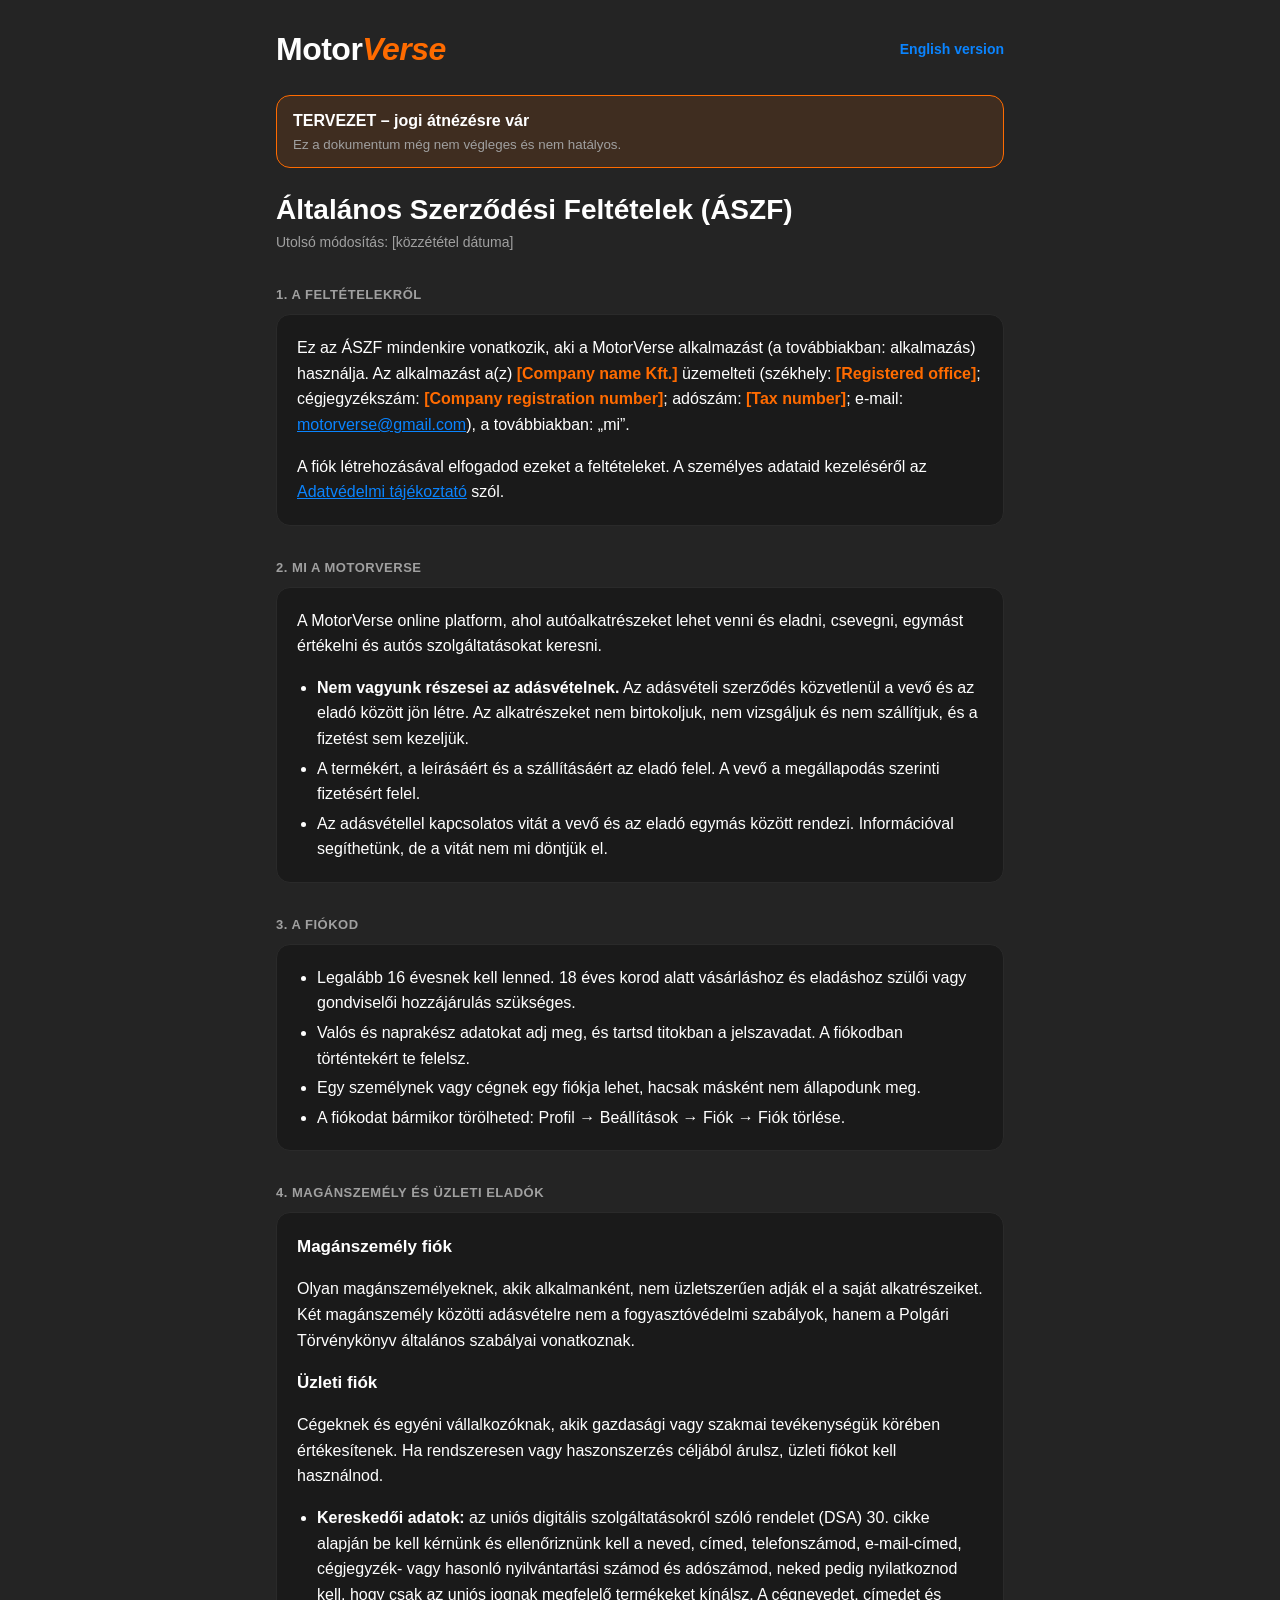
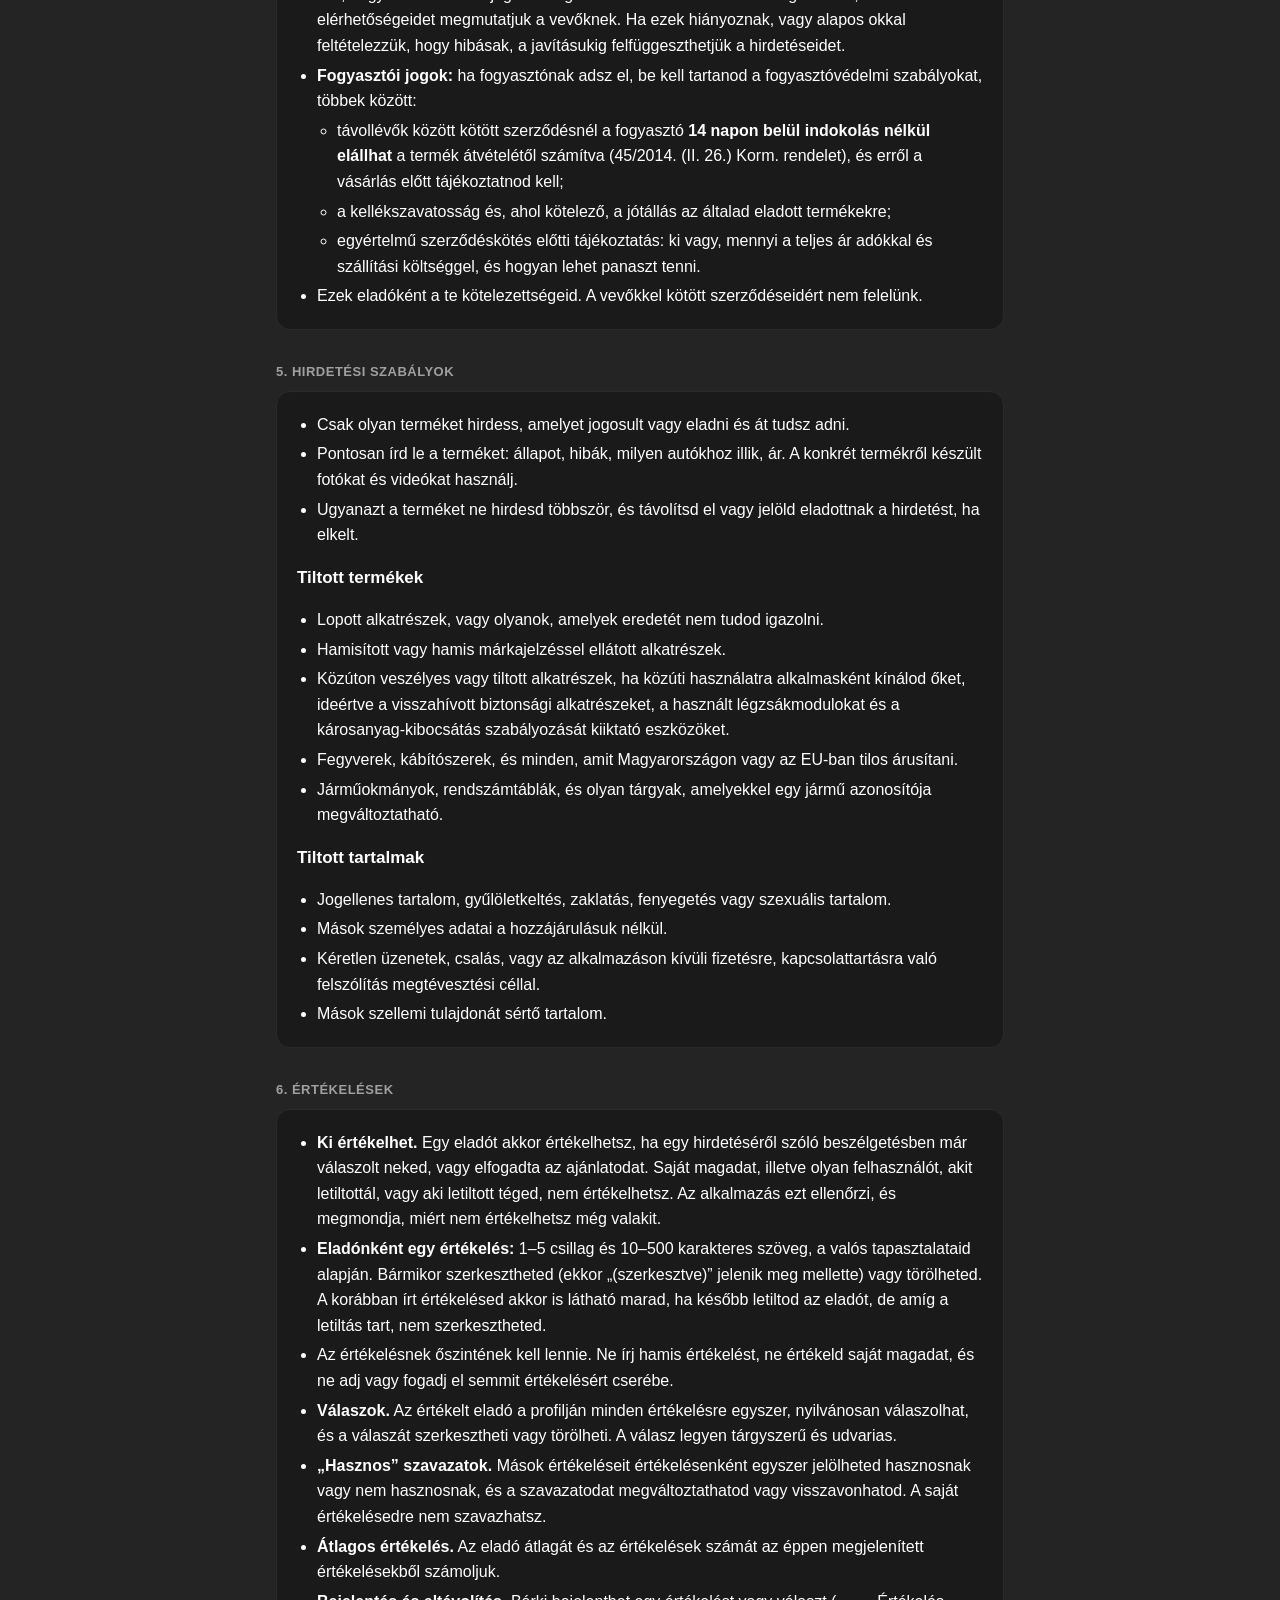
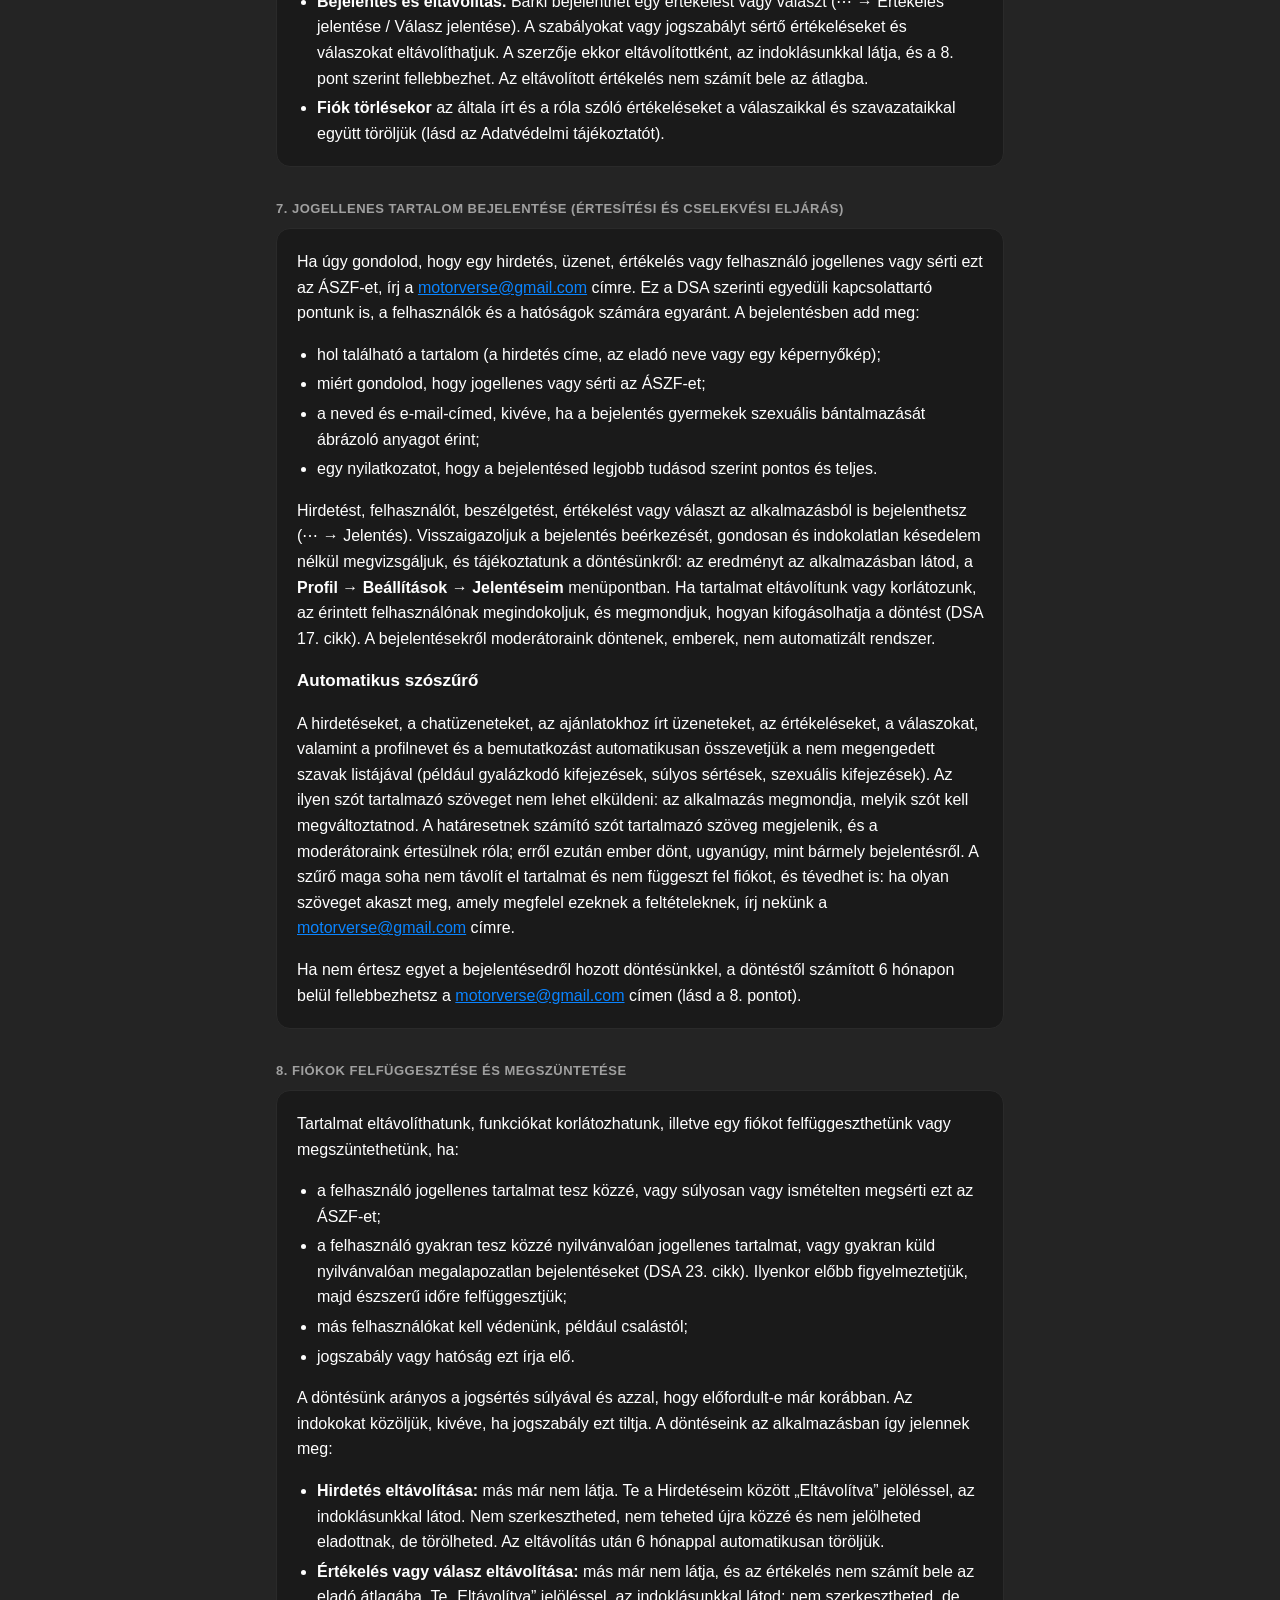
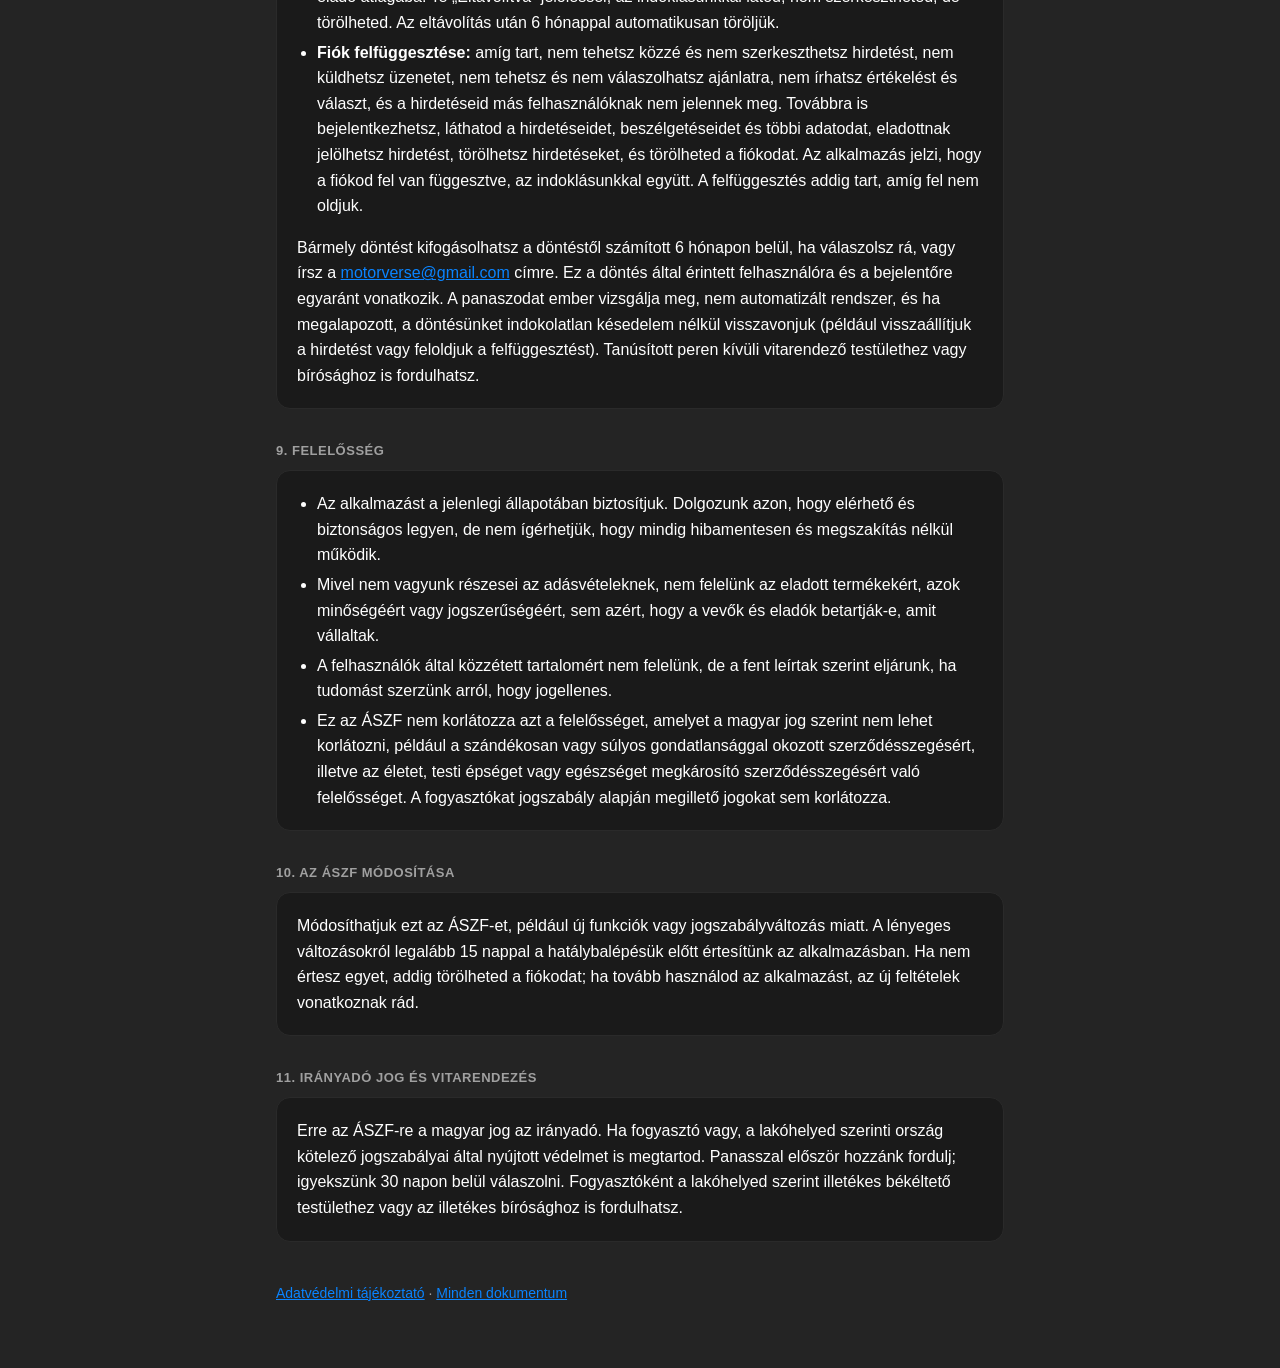
<file: terms-hu.html>
<!doctype html>
<html lang="hu">
<head>
  <meta charset="utf-8">
  <meta name="viewport" content="width=device-width, initial-scale=1">
  <meta name="robots" content="noindex">
  <title>MotorVerse – Általános Szerződési Feltételek (ÁSZF)</title>
  <link rel="stylesheet" href="style.css">
</head>
<body>
<main>
  <header>
    <a class="wordmark" href="./?lang=hu">Motor<span>Verse</span></a>
    <a class="lang" href="terms-en.html" hreflang="en">English version</a>
  </header>

  <div class="draft">TERVEZET – jogi átnézésre vár<small>Ez a dokumentum még nem végleges és nem hatályos.</small></div>

  <h1>Általános Szerződési Feltételek (ÁSZF)</h1>
  <p class="updated">Utolsó módosítás: [közzététel dátuma]</p>

  <h2>1. A feltételekről</h2>
  <section>
    <p>Ez az ÁSZF mindenkire vonatkozik, aki a MotorVerse alkalmazást (a továbbiakban: alkalmazás) használja. Az alkalmazást a(z) <span class="placeholder">[Company name Kft.]</span> üzemelteti (székhely: <span class="placeholder">[Registered office]</span>; cégjegyzékszám: <span class="placeholder">[Company registration number]</span>; adószám: <span class="placeholder">[Tax number]</span>; e-mail: <a href="mailto:motorverse@gmail.com">motorverse@gmail.com</a>), a továbbiakban: „mi”.</p>
    <p>A fiók létrehozásával elfogadod ezeket a feltételeket. A személyes adataid kezeléséről az <a href="privacy-hu.html">Adatvédelmi tájékoztató</a> szól.</p>
  </section>

  <h2>2. Mi a MotorVerse</h2>
  <section>
    <p>A MotorVerse online platform, ahol autóalkatrészeket lehet venni és eladni, csevegni, egymást értékelni és autós szolgáltatásokat keresni.</p>
    <ul>
      <li><strong>Nem vagyunk részesei az adásvételnek.</strong> Az adásvételi szerződés közvetlenül a vevő és az eladó között jön létre. Az alkatrészeket nem birtokoljuk, nem vizsgáljuk és nem szállítjuk, és a fizetést sem kezeljük.</li>
      <li>A termékért, a leírásáért és a szállításáért az eladó felel. A vevő a megállapodás szerinti fizetésért felel.</li>
      <li>Az adásvétellel kapcsolatos vitát a vevő és az eladó egymás között rendezi. Információval segíthetünk, de a vitát nem mi döntjük el.</li>
    </ul>
  </section>

  <h2>3. A fiókod</h2>
  <section>
    <ul>
      <li>Legalább 16 évesnek kell lenned. 18 éves korod alatt vásárláshoz és eladáshoz szülői vagy gondviselői hozzájárulás szükséges.</li>
      <li>Valós és naprakész adatokat adj meg, és tartsd titokban a jelszavadat. A fiókodban történtekért te felelsz.</li>
      <li>Egy személynek vagy cégnek egy fiókja lehet, hacsak másként nem állapodunk meg.</li>
      <li>A fiókodat bármikor törölheted: Profil → Beállítások → Fiók → Fiók törlése.</li>
    </ul>
  </section>

  <h2>4. Magánszemély és üzleti eladók</h2>
  <section>
    <h3>Magánszemély fiók</h3>
    <p>Olyan magánszemélyeknek, akik alkalmanként, nem üzletszerűen adják el a saját alkatrészeiket. Két magánszemély közötti adásvételre nem a fogyasztóvédelmi szabályok, hanem a Polgári Törvénykönyv általános szabályai vonatkoznak.</p>
    <h3>Üzleti fiók</h3>
    <p>Cégeknek és egyéni vállalkozóknak, akik gazdasági vagy szakmai tevékenységük körében értékesítenek. Ha rendszeresen vagy haszonszerzés céljából árulsz, üzleti fiókot kell használnod.</p>
    <ul>
      <li><strong>Kereskedői adatok:</strong> az uniós digitális szolgáltatásokról szóló rendelet (DSA) 30. cikke alapján be kell kérnünk és ellenőriznünk kell a neved, címed, telefonszámod, e-mail-címed, cégjegyzék- vagy hasonló nyilvántartási számod és adószámod, neked pedig nyilatkoznod kell, hogy csak az uniós jognak megfelelő termékeket kínálsz. A cégnevedet, címedet és elérhetőségeidet megmutatjuk a vevőknek. Ha ezek hiányoznak, vagy alapos okkal feltételezzük, hogy hibásak, a javításukig felfüggeszthetjük a hirdetéseidet.</li>
      <li><strong>Fogyasztói jogok:</strong> ha fogyasztónak adsz el, be kell tartanod a fogyasztóvédelmi szabályokat, többek között:
        <ul>
          <li>távollévők között kötött szerződésnél a fogyasztó <strong>14 napon belül indokolás nélkül elállhat</strong> a termék átvételétől számítva (45/2014. (II. 26.) Korm. rendelet), és erről a vásárlás előtt tájékoztatnod kell;</li>
          <li>a kellékszavatosság és, ahol kötelező, a jótállás az általad eladott termékekre;</li>
          <li>egyértelmű szerződéskötés előtti tájékoztatás: ki vagy, mennyi a teljes ár adókkal és szállítási költséggel, és hogyan lehet panaszt tenni.</li>
        </ul>
      </li>
      <li>Ezek eladóként a te kötelezettségeid. A vevőkkel kötött szerződéseidért nem felelünk.</li>
    </ul>
  </section>

  <h2>5. Hirdetési szabályok</h2>
  <section>
    <ul>
      <li>Csak olyan terméket hirdess, amelyet jogosult vagy eladni és át tudsz adni.</li>
      <li>Pontosan írd le a terméket: állapot, hibák, milyen autókhoz illik, ár. A konkrét termékről készült fotókat és videókat használj.</li>
      <li>Ugyanazt a terméket ne hirdesd többször, és távolítsd el vagy jelöld eladottnak a hirdetést, ha elkelt.</li>
    </ul>
    <h3>Tiltott termékek</h3>
    <ul>
      <li>Lopott alkatrészek, vagy olyanok, amelyek eredetét nem tudod igazolni.</li>
      <li>Hamisított vagy hamis márkajelzéssel ellátott alkatrészek.</li>
      <li>Közúton veszélyes vagy tiltott alkatrészek, ha közúti használatra alkalmasként kínálod őket, ideértve a visszahívott biztonsági alkatrészeket, a használt légzsákmodulokat és a károsanyag-kibocsátás szabályozását kiiktató eszközöket.</li>
      <li>Fegyverek, kábítószerek, és minden, amit Magyarországon vagy az EU-ban tilos árusítani.</li>
      <li>Járműokmányok, rendszámtáblák, és olyan tárgyak, amelyekkel egy jármű azonosítója megváltoztatható.</li>
    </ul>
    <h3>Tiltott tartalmak</h3>
    <ul>
      <li>Jogellenes tartalom, gyűlöletkeltés, zaklatás, fenyegetés vagy szexuális tartalom.</li>
      <li>Mások személyes adatai a hozzájárulásuk nélkül.</li>
      <li>Kéretlen üzenetek, csalás, vagy az alkalmazáson kívüli fizetésre, kapcsolattartásra való felszólítás megtévesztési céllal.</li>
      <li>Mások szellemi tulajdonát sértő tartalom.</li>
    </ul>
  </section>

  <h2>6. Értékelések</h2>
  <section>
    <ul>
      <li><strong>Ki értékelhet.</strong> Egy eladót akkor értékelhetsz, ha egy hirdetéséről szóló beszélgetésben már válaszolt neked, vagy elfogadta az ajánlatodat. Saját magadat, illetve olyan felhasználót, akit letiltottál, vagy aki letiltott téged, nem értékelhetsz. Az alkalmazás ezt ellenőrzi, és megmondja, miért nem értékelhetsz még valakit.</li>
      <li><strong>Eladónként egy értékelés:</strong> 1–5 csillag és 10–500 karakteres szöveg, a valós tapasztalataid alapján. Bármikor szerkesztheted (ekkor „(szerkesztve)” jelenik meg mellette) vagy törölheted. A korábban írt értékelésed akkor is látható marad, ha később letiltod az eladót, de amíg a letiltás tart, nem szerkesztheted.</li>
      <li>Az értékelésnek őszintének kell lennie. Ne írj hamis értékelést, ne értékeld saját magadat, és ne adj vagy fogadj el semmit értékelésért cserébe.</li>
      <li><strong>Válaszok.</strong> Az értékelt eladó a profilján minden értékelésre egyszer, nyilvánosan válaszolhat, és a válaszát szerkesztheti vagy törölheti. A válasz legyen tárgyszerű és udvarias.</li>
      <li><strong>„Hasznos” szavazatok.</strong> Mások értékeléseit értékelésenként egyszer jelölheted hasznosnak vagy nem hasznosnak, és a szavazatodat megváltoztathatod vagy visszavonhatod. A saját értékelésedre nem szavazhatsz.</li>
      <li><strong>Átlagos értékelés.</strong> Az eladó átlagát és az értékelések számát az éppen megjelenített értékelésekből számoljuk.</li>
      <li><strong>Bejelentés és eltávolítás.</strong> Bárki bejelenthet egy értékelést vagy választ (⋯ → Értékelés jelentése / Válasz jelentése). A szabályokat vagy jogszabályt sértő értékeléseket és válaszokat eltávolíthatjuk. A szerzője ekkor eltávolítottként, az indoklásunkkal látja, és a 8. pont szerint fellebbezhet. Az eltávolított értékelés nem számít bele az átlagba.</li>
      <li><strong>Fiók törlésekor</strong> az általa írt és a róla szóló értékeléseket a válaszaikkal és szavazataikkal együtt töröljük (lásd az Adatvédelmi tájékoztatót).</li>
    </ul>
  </section>

  <h2>7. Jogellenes tartalom bejelentése (értesítési és cselekvési eljárás)</h2>
  <section>
    <p>Ha úgy gondolod, hogy egy hirdetés, üzenet, értékelés vagy felhasználó jogellenes vagy sérti ezt az ÁSZF-et, írj a <a href="mailto:motorverse@gmail.com">motorverse@gmail.com</a> címre. Ez a DSA szerinti egyedüli kapcsolattartó pontunk is, a felhasználók és a hatóságok számára egyaránt. A bejelentésben add meg:</p>
    <ul>
      <li>hol található a tartalom (a hirdetés címe, az eladó neve vagy egy képernyőkép);</li>
      <li>miért gondolod, hogy jogellenes vagy sérti az ÁSZF-et;</li>
      <li>a neved és e-mail-címed, kivéve, ha a bejelentés gyermekek szexuális bántalmazását ábrázoló anyagot érint;</li>
      <li>egy nyilatkozatot, hogy a bejelentésed legjobb tudásod szerint pontos és teljes.</li>
    </ul>
    <p>Hirdetést, felhasználót, beszélgetést, értékelést vagy választ az alkalmazásból is bejelenthetsz (⋯ → Jelentés). Visszaigazoljuk a bejelentés beérkezését, gondosan és indokolatlan késedelem nélkül megvizsgáljuk, és tájékoztatunk a döntésünkről: az eredményt az alkalmazásban látod, a <strong>Profil → Beállítások → Jelentéseim</strong> menüpontban. Ha tartalmat eltávolítunk vagy korlátozunk, az érintett felhasználónak megindokoljuk, és megmondjuk, hogyan kifogásolhatja a döntést (DSA 17. cikk). A bejelentésekről moderátoraink döntenek, emberek, nem automatizált rendszer.</p>
    <h3>Automatikus szószűrő</h3>
    <p>A hirdetéseket, a chatüzeneteket, az ajánlatokhoz írt üzeneteket, az értékeléseket, a válaszokat, valamint a profilnevet és a bemutatkozást automatikusan összevetjük a nem megengedett szavak listájával (például gyalázkodó kifejezések, súlyos sértések, szexuális kifejezések). Az ilyen szót tartalmazó szöveget nem lehet elküldeni: az alkalmazás megmondja, melyik szót kell megváltoztatnod. A határesetnek számító szót tartalmazó szöveg megjelenik, és a moderátoraink értesülnek róla; erről ezután ember dönt, ugyanúgy, mint bármely bejelentésről. A szűrő maga soha nem távolít el tartalmat és nem függeszt fel fiókot, és tévedhet is: ha olyan szöveget akaszt meg, amely megfelel ezeknek a feltételeknek, írj nekünk a <a href="mailto:motorverse@gmail.com">motorverse@gmail.com</a> címre.</p>
    <p>Ha nem értesz egyet a bejelentésedről hozott döntésünkkel, a döntéstől számított 6 hónapon belül fellebbezhetsz a <a href="mailto:motorverse@gmail.com">motorverse@gmail.com</a> címen (lásd a 8. pontot).</p>
  </section>

  <h2>8. Fiókok felfüggesztése és megszüntetése</h2>
  <section>
    <p>Tartalmat eltávolíthatunk, funkciókat korlátozhatunk, illetve egy fiókot felfüggeszthetünk vagy megszüntethetünk, ha:</p>
    <ul>
      <li>a felhasználó jogellenes tartalmat tesz közzé, vagy súlyosan vagy ismételten megsérti ezt az ÁSZF-et;</li>
      <li>a felhasználó gyakran tesz közzé nyilvánvalóan jogellenes tartalmat, vagy gyakran küld nyilvánvalóan megalapozatlan bejelentéseket (DSA 23. cikk). Ilyenkor előbb figyelmeztetjük, majd észszerű időre felfüggesztjük;</li>
      <li>más felhasználókat kell védenünk, például csalástól;</li>
      <li>jogszabály vagy hatóság ezt írja elő.</li>
    </ul>
    <p>A döntésünk arányos a jogsértés súlyával és azzal, hogy előfordult-e már korábban. Az indokokat közöljük, kivéve, ha jogszabály ezt tiltja. A döntéseink az alkalmazásban így jelennek meg:</p>
    <ul>
      <li><strong>Hirdetés eltávolítása:</strong> más már nem látja. Te a Hirdetéseim között „Eltávolítva” jelöléssel, az indoklásunkkal látod. Nem szerkesztheted, nem teheted újra közzé és nem jelölheted eladottnak, de törölheted. Az eltávolítás után 6 hónappal automatikusan töröljük.</li>
      <li><strong>Értékelés vagy válasz eltávolítása:</strong> más már nem látja, és az értékelés nem számít bele az eladó átlagába. Te „Eltávolítva” jelöléssel, az indoklásunkkal látod; nem szerkesztheted, de törölheted. Az eltávolítás után 6 hónappal automatikusan töröljük.</li>
      <li><strong>Fiók felfüggesztése:</strong> amíg tart, nem tehetsz közzé és nem szerkeszthetsz hirdetést, nem küldhetsz üzenetet, nem tehetsz és nem válaszolhatsz ajánlatra, nem írhatsz értékelést és választ, és a hirdetéseid más felhasználóknak nem jelennek meg. Továbbra is bejelentkezhetsz, láthatod a hirdetéseidet, beszélgetéseidet és többi adatodat, eladottnak jelölhetsz hirdetést, törölhetsz hirdetéseket, és törölheted a fiókodat. Az alkalmazás jelzi, hogy a fiókod fel van függesztve, az indoklásunkkal együtt. A felfüggesztés addig tart, amíg fel nem oldjuk.</li>
    </ul>
    <p>Bármely döntést kifogásolhatsz a döntéstől számított 6 hónapon belül, ha válaszolsz rá, vagy írsz a <a href="mailto:motorverse@gmail.com">motorverse@gmail.com</a> címre. Ez a döntés által érintett felhasználóra és a bejelentőre egyaránt vonatkozik. A panaszodat ember vizsgálja meg, nem automatizált rendszer, és ha megalapozott, a döntésünket indokolatlan késedelem nélkül visszavonjuk (például visszaállítjuk a hirdetést vagy feloldjuk a felfüggesztést). Tanúsított peren kívüli vitarendező testülethez vagy bírósághoz is fordulhatsz.</p>
  </section>

  <h2>9. Felelősség</h2>
  <section>
    <ul>
      <li>Az alkalmazást a jelenlegi állapotában biztosítjuk. Dolgozunk azon, hogy elérhető és biztonságos legyen, de nem ígérhetjük, hogy mindig hibamentesen és megszakítás nélkül működik.</li>
      <li>Mivel nem vagyunk részesei az adásvételeknek, nem felelünk az eladott termékekért, azok minőségéért vagy jogszerűségéért, sem azért, hogy a vevők és eladók betartják-e, amit vállaltak.</li>
      <li>A felhasználók által közzétett tartalomért nem felelünk, de a fent leírtak szerint eljárunk, ha tudomást szerzünk arról, hogy jogellenes.</li>
      <li>Ez az ÁSZF nem korlátozza azt a felelősséget, amelyet a magyar jog szerint nem lehet korlátozni, például a szándékosan vagy súlyos gondatlansággal okozott szerződésszegésért, illetve az életet, testi épséget vagy egészséget megkárosító szerződésszegésért való felelősséget. A fogyasztókat jogszabály alapján megillető jogokat sem korlátozza.</li>
    </ul>
  </section>

  <h2>10. Az ÁSZF módosítása</h2>
  <section>
    <p>Módosíthatjuk ezt az ÁSZF-et, például új funkciók vagy jogszabályváltozás miatt. A lényeges változásokról legalább 15 nappal a hatálybalépésük előtt értesítünk az alkalmazásban. Ha nem értesz egyet, addig törölheted a fiókodat; ha tovább használod az alkalmazást, az új feltételek vonatkoznak rád.</p>
  </section>

  <h2>11. Irányadó jog és vitarendezés</h2>
  <section>
    <p>Erre az ÁSZF-re a magyar jog az irányadó. Ha fogyasztó vagy, a lakóhelyed szerinti ország kötelező jogszabályai által nyújtott védelmet is megtartod. Panasszal először hozzánk fordulj; igyekszünk 30 napon belül válaszolni. Fogyasztóként a lakóhelyed szerint illetékes békéltető testülethez vagy az illetékes bírósághoz is fordulhatsz.</p>
  </section>

  <footer>
    <a href="privacy-hu.html">Adatvédelmi tájékoztató</a> · <a href="./?lang=hu">Minden dokumentum</a>
  </footer>
</main>
</body>
</html>
</file>
<file: style.css>
/* MotorVerse legal pages: the app's dark theme (see the app's constants/theme.ts). */
:root {
  --bg: #242424;
  --card: #1a1a1a;
  --border: #2a2a2a;
  --text: #ffffff;
  --text-secondary: #a0a0a0;
  --primary: #0a84ff;
  --accent: #ff6b00;
  --draft-bg: rgba(255, 107, 0, 0.12);
}

* {
  box-sizing: border-box;
}

html {
  -webkit-text-size-adjust: 100%;
}

body {
  margin: 0;
  background: var(--bg);
  color: var(--text);
  font-family: -apple-system, BlinkMacSystemFont, "SF Pro Text", "Segoe UI", Roboto, Helvetica, Arial, sans-serif;
  font-size: 16px;
  line-height: 1.6;
}

main {
  max-width: 760px;
  margin: 0 auto;
  padding: 24px 16px 64px;
}

/* Wordmark: "Motor" in white, "Verse" in the accent, heavy and slightly italic like the app header. */
.wordmark {
  display: inline-block;
  font-size: 32px;
  font-weight: 800;
  letter-spacing: -0.5px;
  text-decoration: none;
  color: var(--text);
}

.wordmark span {
  color: var(--accent);
  font-style: italic;
}

header {
  display: flex;
  align-items: center;
  justify-content: space-between;
  gap: 16px;
  flex-wrap: wrap;
  margin-bottom: 20px;
}

.lang {
  font-size: 14px;
  font-weight: 600;
  color: var(--primary);
  text-decoration: none;
}

.draft {
  border: 1px solid var(--accent);
  background: var(--draft-bg);
  color: var(--text);
  border-radius: 14px;
  padding: 12px 16px;
  margin-bottom: 24px;
  font-weight: 700;
}

.draft small {
  display: block;
  font-weight: 400;
  color: var(--text-secondary);
}

h1 {
  font-size: 28px;
  line-height: 1.25;
  margin: 0 0 4px;
}

.updated {
  color: var(--text-secondary);
  font-size: 14px;
  margin: 0 0 24px;
}

h2 {
  font-size: 13px;
  font-weight: 700;
  letter-spacing: 0.5px;
  text-transform: uppercase;
  color: var(--text-secondary);
  margin: 32px 0 8px;
}

section {
  background: var(--card);
  border: 1px solid var(--border);
  border-radius: 14px;
  padding: 4px 20px;
}

h3 {
  font-size: 17px;
  margin: 16px 0 4px;
}

a {
  color: var(--primary);
}

ul {
  padding-left: 20px;
}

li {
  margin: 4px 0;
}

table {
  width: 100%;
  border-collapse: collapse;
  font-size: 14px;
  margin: 12px 0;
}

th,
td {
  text-align: left;
  vertical-align: top;
  padding: 8px 8px 8px 0;
  border-bottom: 1px solid var(--border);
}

th {
  color: var(--text-secondary);
  font-weight: 600;
}

/* Tables scroll sideways on phones instead of widening the page. */
.table-wrap {
  overflow-x: auto;
}

.placeholder {
  color: var(--accent);
  font-weight: 600;
}

footer {
  margin-top: 40px;
  color: var(--text-secondary);
  font-size: 14px;
}

/* Index page */
.switch {
  display: inline-flex;
  background: var(--card);
  border: 1px solid var(--border);
  border-radius: 12px;
  padding: 3px;
  gap: 3px;
}

.switch button {
  border: 0;
  border-radius: 9px;
  padding: 8px 18px;
  font: inherit;
  font-size: 14px;
  font-weight: 700;
  color: var(--text-secondary);
  background: transparent;
  cursor: pointer;
}

.switch button[aria-pressed="true"] {
  background: var(--accent);
  color: #000000;
}

.cards {
  display: grid;
  gap: 12px;
  margin-top: 16px;
}

.card {
  display: block;
  background: var(--card);
  border: 1px solid var(--border);
  border-radius: 14px;
  padding: 16px 20px;
  color: var(--text);
  text-decoration: none;
}

.card:hover,
.card:focus-visible {
  border-color: var(--primary);
}

.card strong {
  display: block;
  font-size: 17px;
}

.card span {
  color: var(--text-secondary);
  font-size: 14px;
}

[hidden] {
  display: none !important;
}
</file>
